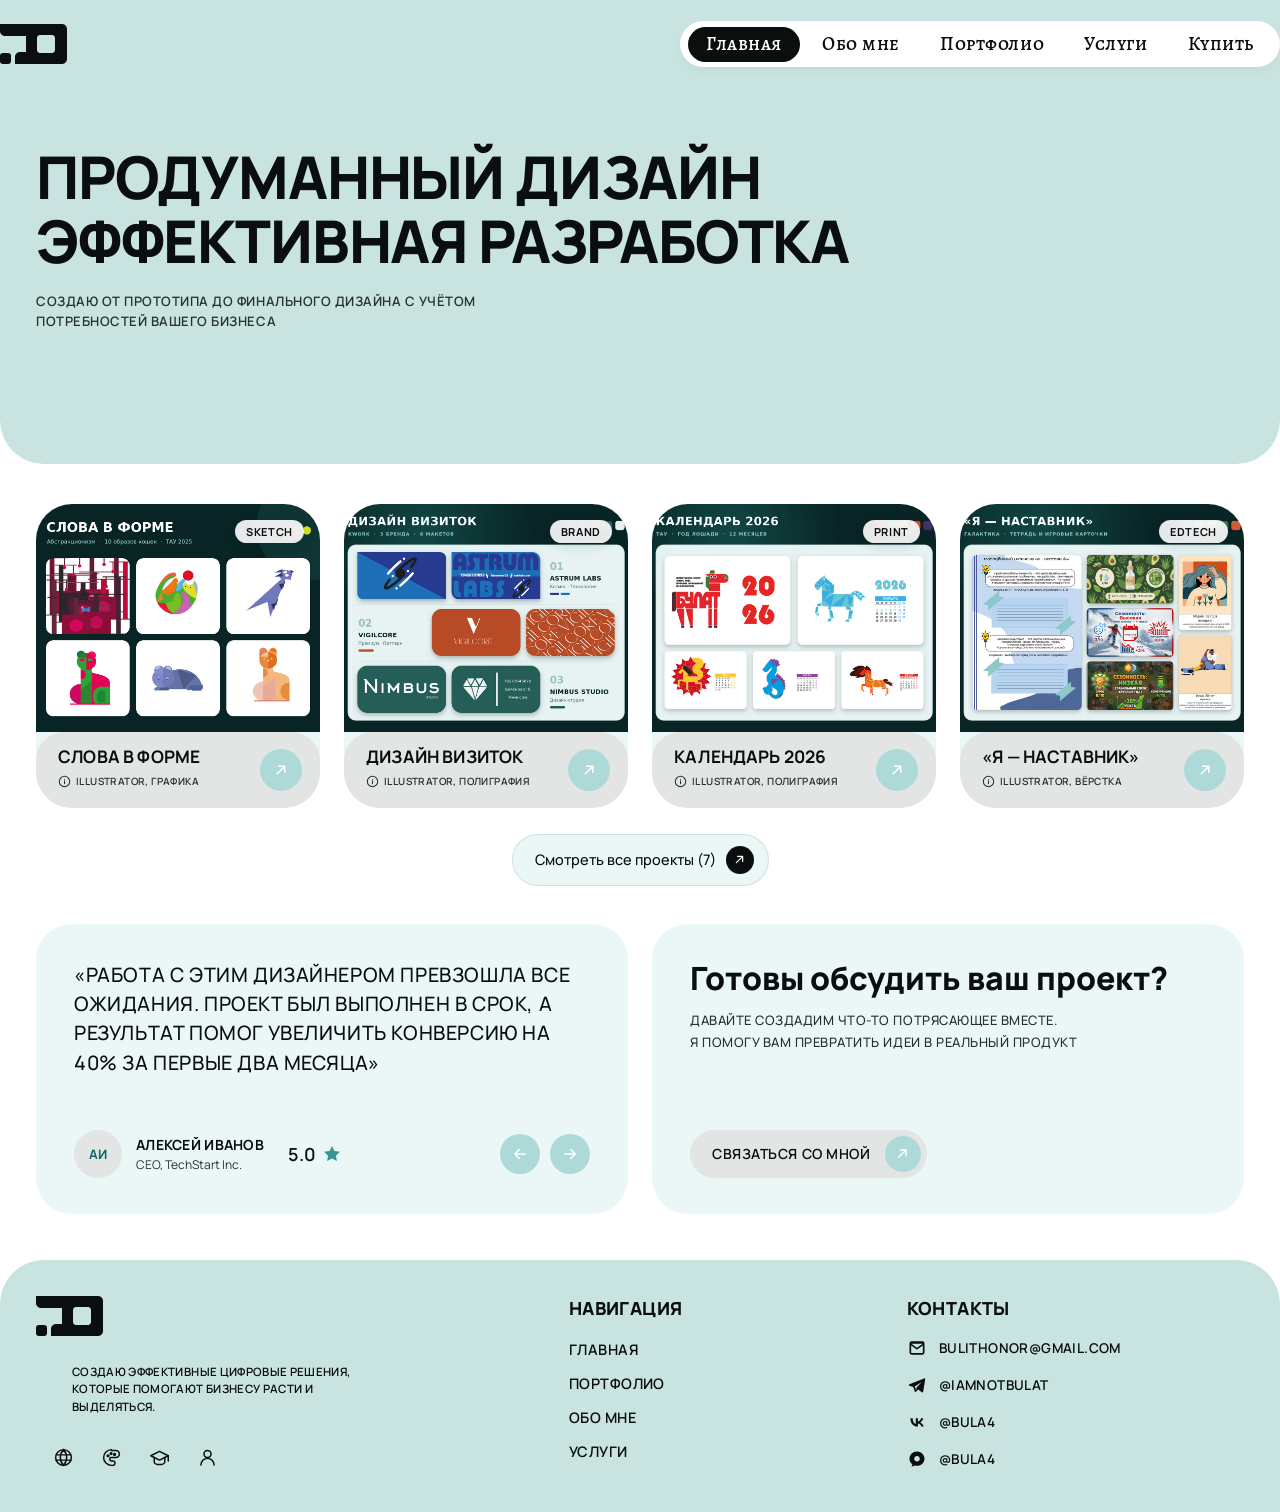
<file: index.html>
<!DOCTYPE html>
<html lang="ru">
<head>
  <meta charset="UTF-8">
  <meta name="viewport" content="width=device-width, initial-scale=1.0">
  <title>Булат — Продуманный дизайн и эффективная разработка</title>
  <meta name="description" content="Портфолио дизайнера Булата: UI/UX-дизайн, дизайн сайтов, брендинг и цифровые продукты с фокусом на задачи бизнеса.">
  <meta property="og:type" content="website">
  <meta property="og:title" content="Булат — Продуманный дизайн и эффективная разработка">
  <meta property="og:description" content="Создаю от прототипа до финального дизайна с учётом потребностей вашего бизнеса. Портфолио, услуги и контакты.">
  <link rel="icon" type="image/svg+xml" href="assets/favicon.svg">
  <link rel="stylesheet" href="assets/css/styles.css">
</head>
<body data-page="home">
  <!-- Общая шапка с плавно скользящим чёрным овалом -->
  <header class="site-header" id="site-header">
    <div class="container header-inner">
      <a href="index.html" class="brand-logo" aria-label="На главную">
        <svg viewBox="0 0 68 40" fill="none" xmlns="http://www.w3.org/2000/svg" aria-hidden="true">
          <rect x="0" y="29" width="11" height="11" rx="3" fill="currentColor"></rect>
          <path fill-rule="evenodd" clip-rule="evenodd" d="M0 0H62C64.7614 0 67 2.23858 67 5V35C67 37.7614 64.7614 40 62 40H15V33C15 30.2386 17.2386 28 20 28H26V12H5C2.23858 12 0 9.76142 0 7V0ZM40 11H52C53.6569 11 55 12.3431 55 14V26C55 27.6569 53.6569 29 52 29H40C38.3431 29 37 27.6569 37 26V14C37 12.3431 38.3431 11 40 11Z" fill="currentColor"></path>
        </svg>
      </a>

      <nav class="nav-capsule" id="nav-capsule" aria-label="Основная навигация">
        <div class="nav-pill" id="nav-pill" aria-hidden="true"></div>
        <a href="index.html" class="nav-link is-active" data-nav="home">Главная</a>
        <a href="about.html" class="nav-link" data-nav="about">Обо мне</a>
        <a href="portfolio.html" class="nav-link" data-nav="portfolio">Портфолио</a>
        <a href="services.html" class="nav-link" data-nav="services">Услуги</a>
        <a href="contact.html" class="nav-link" data-nav="contact">Купить</a>
      </nav>

      <button type="button" class="mobile-menu-btn" id="mobile-menu-btn" aria-label="Открыть меню">
        <svg viewBox="0 0 24 24" fill="none" stroke="currentColor" stroke-width="2" stroke-linecap="round">
          <path d="M4 7h16M4 12h16M4 17h16"></path>
        </svg>
      </button>
    </div>
  </header>

  <!-- Мобильное меню -->
  <div class="mobile-nav-drawer" id="mobile-nav-drawer" aria-hidden="true">
    <div class="mobile-nav-panel">
      <div class="mobile-nav-head">
        <span class="brand-logo">
          <svg viewBox="0 0 68 40" fill="none" xmlns="http://www.w3.org/2000/svg" aria-hidden="true">
            <rect x="0" y="29" width="11" height="11" rx="3" fill="currentColor"></rect>
            <path fill-rule="evenodd" clip-rule="evenodd" d="M0 0H62C64.7614 0 67 2.23858 67 5V35C67 37.7614 64.7614 40 62 40H15V33C15 30.2386 17.2386 28 20 28H26V12H5C2.23858 12 0 9.76142 0 7V0ZM40 11H52C53.6569 11 55 12.3431 55 14V26C55 27.6569 53.6569 29 52 29H40C38.3431 29 37 27.6569 37 26V14C37 12.3431 38.3431 11 40 11Z" fill="currentColor"></path>
          </svg>
        </span>
        <button type="button" class="mobile-close-btn" id="mobile-close-btn" aria-label="Закрыть меню">✕</button>
      </div>
      <div class="mobile-nav-links">
        <a href="index.html" class="mobile-nav-link is-active" data-nav="home">Главная</a>
        <a href="about.html" class="mobile-nav-link" data-nav="about">Обо мне</a>
        <a href="portfolio.html" class="mobile-nav-link" data-nav="portfolio">Портфолио</a>
        <a href="services.html" class="mobile-nav-link" data-nav="services">Услуги</a>
        <a href="contact.html" class="mobile-nav-link" data-nav="contact">Купить</a>
      </div>
    </div>
  </div>

  <!-- Основной контент страницы (плавно обновляется при переходах) -->
  <main id="page-main">
    <!-- Hero-секция -->
    <section class="home-hero">
      <div class="container">
        <h1 class="home-hero-title">
          Продуманный дизайн<br>
          Эффективная разработка
        </h1>
        <p class="home-hero-sub">
          Создаю от прототипа до финального дизайна с учётом потребностей вашего бизнеса
        </p>
      </div>
    </section>

    <!-- 4 карточки избранных проектов -->
    <section class="home-projects-section" aria-label="Избранные проекты">
      <div class="container">
        <div class="home-projects-grid" id="home-projects-grid">
          <!-- Карточки проектов заполняются из assets/js/data.js -->
        </div>
      </div>
    </section>

    <!-- Отзывы клиентов + CTA -->
    <section class="home-bottom-section">
      <div class="container">
        <div class="home-bottom-grid">
          <!-- Слайдер отзывов -->
          <div class="testimonial-card">
            <div class="testimonial-body" id="testimonial-body">
              <blockquote class="testimonial-quote" id="testimonial-quote">
                «Работа с этим дизайнером превзошла все ожидания. Проект был выполнен в срок, а результат помог увеличить конверсию на 40% за первые два месяца»
              </blockquote>
            </div>

            <div class="testimonial-meta">
              <div class="testimonial-author-wrap">
                <div class="testimonial-avatar" id="testimonial-avatar">АИ</div>
                <div>
                  <div class="testimonial-author" id="testimonial-author">Алексей Иванов</div>
                  <div class="testimonial-role" id="testimonial-role">CEO, TechStart Inc.</div>
                </div>
                <div class="testimonial-rating" aria-label="Рейтинг 5.0">
                  <span id="testimonial-rating-value">5.0</span>
                  <svg viewBox="0 0 24 24" fill="currentColor" aria-hidden="true">
                    <path d="M12 2.5l2.93 5.94 6.56.95-4.74 4.62 1.12 6.53L12 17.45l-5.87 3.09 1.12-6.53L2.5 9.39l6.56-.95L12 2.5z"></path>
                  </svg>
                </div>
              </div>

              <div class="testimonial-nav">
                <button type="button" class="slider-circle-btn" id="testimonial-prev" aria-label="Предыдущий отзыв">
                  <svg width="18" height="18" viewBox="0 0 24 24" fill="none" stroke="currentColor" stroke-width="2" stroke-linecap="round" stroke-linejoin="round">
                    <path d="M19 12H5M11 6l-6 6 6 6"></path>
                  </svg>
                </button>
                <button type="button" class="slider-circle-btn" id="testimonial-next" aria-label="Следующий отзыв">
                  <svg width="18" height="18" viewBox="0 0 24 24" fill="none" stroke="currentColor" stroke-width="2" stroke-linecap="round" stroke-linejoin="round">
                    <path d="M5 12h14M13 6l6 6-6 6"></path>
                  </svg>
                </button>
              </div>
            </div>
          </div>

          <!-- Карточка «Готовы обсудить ваш проект?» -->
          <div class="home-cta-card">
            <div>
              <h2 class="home-cta-title">Готовы обсудить ваш проект?</h2>
              <p class="home-cta-text">
                Давайте создадим что-то потрясающее вместе.<br>
                Я помогу вам превратить идеи в реальный продукт
              </p>
            </div>
            <div>
              <a href="contact.html" class="pill-cta-btn">
                <span>Связаться со мной</span>
                <span class="pill-cta-icon" aria-hidden="true">
                  <svg width="17" height="17" viewBox="0 0 24 24" fill="none" stroke="currentColor" stroke-width="2" stroke-linecap="round" stroke-linejoin="round">
                    <path d="M7 17L17 7M9 7h8v8"></path>
                  </svg>
                </span>
              </a>
            </div>
          </div>
        </div>
      </div>
    </section>
  </main>

  <!-- Общий футер (контакты и ссылки редактируются в assets/js/data.js) -->
  <footer class="site-footer">
    <div class="container">
      <div class="footer-grid">
        <div>
          <a href="index.html" class="brand-logo" aria-label="На главную">
            <svg viewBox="0 0 68 40" fill="none" xmlns="http://www.w3.org/2000/svg" aria-hidden="true">
              <rect x="0" y="29" width="11" height="11" rx="3" fill="currentColor"></rect>
              <path fill-rule="evenodd" clip-rule="evenodd" d="M0 0H62C64.7614 0 67 2.23858 67 5V35C67 37.7614 64.7614 40 62 40H15V33C15 30.2386 17.2386 28 20 28H26V12H5C2.23858 12 0 9.76142 0 7V0ZM40 11H52C53.6569 11 55 12.3431 55 14V26C55 27.6569 53.6569 29 52 29H40C38.3431 29 37 27.6569 37 26V14C37 12.3431 38.3431 11 40 11Z" fill="currentColor"></path>
            </svg>
          </a>
          <p class="footer-brand-desc">
            Создаю эффективные цифровые решения, которые помогают бизнесу расти и выделяться.
          </p>
          <!-- Места для ссылок на соцсети — измените URL в assets/js/data.js -->
          <div class="footer-socials">
            <a href="#social-website" class="footer-social-link" data-social-key="website" aria-label="Сайт / Dribbble">
              <svg viewBox="0 0 24 24" fill="none" stroke="currentColor" stroke-width="1.7" stroke-linecap="round" stroke-linejoin="round">
                <circle cx="12" cy="12" r="9"></circle>
                <path d="M3.6 9h16.8M3.6 15h16.8M12 3a13 13 0 0 1 0 18M12 3a13 13 0 0 0 0 18"></path>
              </svg>
            </a>
            <a href="#social-behance" class="footer-social-link" data-social-key="behance" aria-label="Портфолио / Палитра">
              <svg viewBox="0 0 24 24" fill="none" stroke="currentColor" stroke-width="1.7" stroke-linecap="round" stroke-linejoin="round">
                <path d="M12 3a9 9 0 1 0 0 18h1.5a2.5 2.5 0 0 0 0-5H12a2 2 0 0 1 0-4h5a4 4 0 0 0 0-8h-5z"></path>
                <circle cx="8" cy="10" r="1" fill="currentColor"></circle>
                <circle cx="11.5" cy="7.5" r="1" fill="currentColor"></circle>
                <circle cx="15.5" cy="8.5" r="1" fill="currentColor"></circle>
              </svg>
            </a>
            <a href="#social-awards" class="footer-social-link" data-social-key="education" aria-label="Награды и сертификаты">
              <svg viewBox="0 0 24 24" fill="none" stroke="currentColor" stroke-width="1.7" stroke-linecap="round" stroke-linejoin="round">
                <path d="M2 10l10-5 10 5-10 5-10-5z"></path>
                <path d="M6 12v5c0 1.6 2.7 3 6 3s6-1.4 6-3v-5"></path>
                <path d="M22 10v6"></path>
              </svg>
            </a>
            <a href="#social-profile" class="footer-social-link" data-social-key="profile" aria-label="Профиль">
              <svg viewBox="0 0 24 24" fill="none" stroke="currentColor" stroke-width="1.7" stroke-linecap="round" stroke-linejoin="round">
                <circle cx="12" cy="8" r="4"></circle>
                <path d="M4.5 20.5a7.5 7.5 0 0 1 15 0"></path>
              </svg>
            </a>
          </div>
        </div>

        <div>
          <h3 class="footer-col-title">Навигация</h3>
          <ul class="footer-nav-list">
            <li><a href="index.html" class="footer-nav-link">Главная</a></li>
            <li><a href="portfolio.html" class="footer-nav-link">Портфолио</a></li>
            <li><a href="about.html" class="footer-nav-link">Обо мне</a></li>
            <li><a href="services.html" class="footer-nav-link">Услуги</a></li>
          </ul>
        </div>

        <div>
          <h3 class="footer-col-title">Контакты</h3>
          <!-- Места для ваших ссылок на контакты — редактируются в assets/js/data.js -->
          <ul class="footer-contacts-list">
            <li>
              <a href="mailto:bulithonor@gmail.com" class="footer-contact-link" data-contact-key="email">
                <svg viewBox="0 0 24 24" fill="currentColor" aria-hidden="true">
                  <path d="M3 6.5A2.5 2.5 0 0 1 5.5 4h13A2.5 2.5 0 0 1 21 6.5v11a2.5 2.5 0 0 1-2.5 2.5h-13A2.5 2.5 0 0 1 3 17.5v-11zm2.2.3L12 11.7l6.8-4.9H5.2zm13.8 2.1l-6.4 4.6a1 1 0 0 1-1.2 0L5 8.9v8.6c0 .3.2.5.5.5h13c.3 0 .5-.2.5-.5V8.9z"></path>
                </svg>
                <span class="contact-label">BULITHONOR@GMAIL.COM</span>
              </a>
            </li>
            <li>
              <a href="#contact-telegram" class="footer-contact-link" data-contact-key="telegram">
                <svg viewBox="0 0 24 24" fill="currentColor" aria-hidden="true">
                  <path d="M21.4 4.3a1 1 0 0 0-1.05-.16L2.9 11.1a1 1 0 0 0 .06 1.88l4.5 1.48 1.72 5.15a1 1 0 0 0 1.66.38l2.58-2.5 4.4 3.24a1 1 0 0 0 1.56-.6l2.45-14.6a1 1 0 0 0-.43-1.23zM9.4 13.7l8.2-5.4-6.3 6.9-.4 3.1-1.5-4.6z"></path>
                </svg>
                <span class="contact-label">@IAMNOTBULAT</span>
              </a>
            </li>
            <li>
              <a href="#contact-vk" class="footer-contact-link" data-contact-key="vk">
                <svg viewBox="0 0 24 24" fill="currentColor" aria-hidden="true">
                  <path d="M12.78 17.5c-5.47 0-8.59-3.75-8.72-10h2.74c.09 4.58 2.11 6.52 3.71 6.92V7.5h2.58v3.95c1.58-.17 3.24-1.97 3.8-3.95h2.58c-.43 2.44-2.23 4.24-3.51 4.98 1.28.6 3.33 2.17 4.11 5.02h-2.84c-.61-1.9-2.13-3.37-4.14-3.57v3.57h-.31z"></path>
                </svg>
                <span class="contact-label">@BULA4</span>
              </a>
            </li>
            <li>
              <a href="#contact-other" class="footer-contact-link" data-contact-key="other">
                <svg viewBox="0 0 24 24" fill="currentColor" aria-hidden="true">
                  <path d="M12 3C7.03 3 3 6.86 3 11.62c0 2.74 1.34 5.18 3.43 6.76-.12.97-.55 2.02-1.15 2.62 1.48-.12 2.9-.59 3.96-1.26.86.26 1.79.4 2.76.4 4.97 0 9-3.86 9-8.52S16.97 3 12 3zm0 11.9c-1.88 0-3.4-1.47-3.4-3.28S10.12 8.34 12 8.34s3.4 1.47 3.4 3.28-1.52 3.28-3.4 3.28z"></path>
                </svg>
                <span class="contact-label">@BULA4</span>
              </a>
            </li>
          </ul>
        </div>
      </div>
    </div>
  </footer>

  <script src="assets/js/data.js"></script>
  <script src="assets/js/app.js"></script>
</body>
</html>
</file>
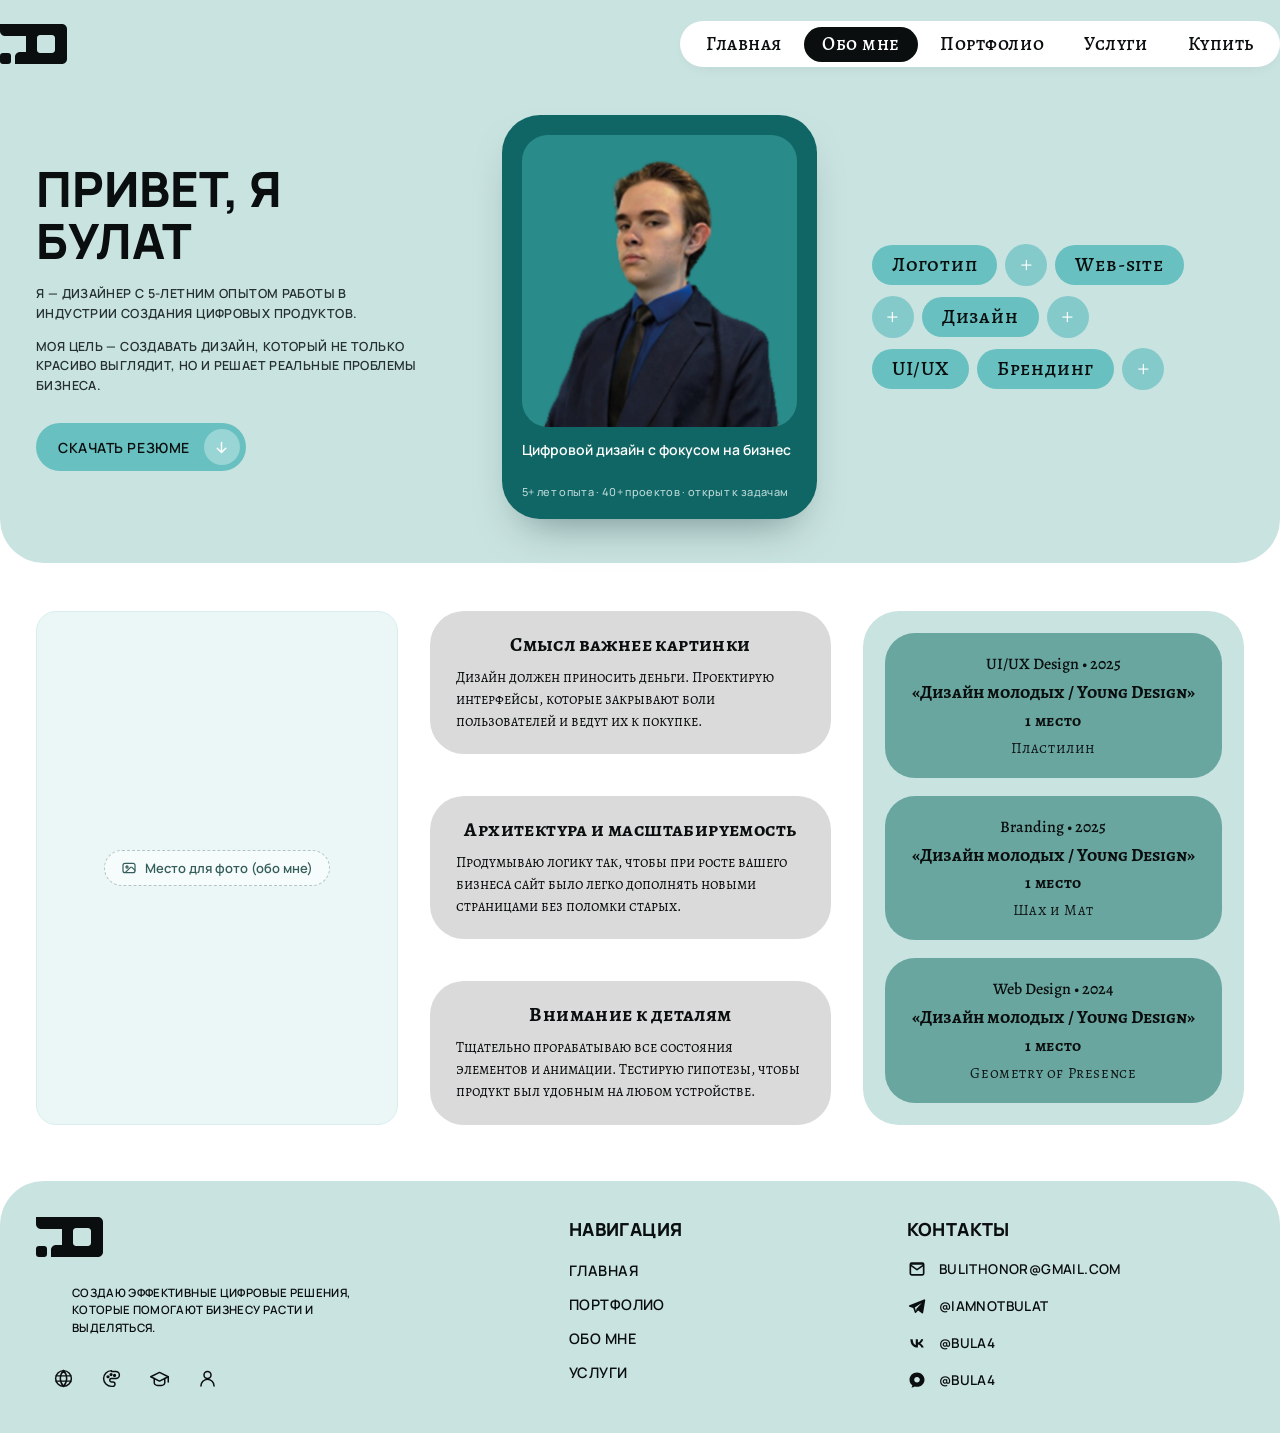
<file: about.html>
<!DOCTYPE html>
<html lang="ru">
<head>
  <meta charset="UTF-8">
  <meta name="viewport" content="width=device-width, initial-scale=1.0">
  <title>Обо мне — Портфолио Булата</title>
  <meta name="description" content="Привет, я Булат — дизайнер с 5-летним опытом создания цифровых продуктов, UI/UX и брендинга.">
  <meta property="og:type" content="website">
  <meta property="og:title" content="Обо мне — Портфолио Булата">
  <meta property="og:description" content="5+ лет в цифровом дизайне: подход к работе, ключевые навыки и награды.">
  <link rel="icon" type="image/svg+xml" href="assets/favicon.svg">
  <link rel="stylesheet" href="assets/css/styles.css">
</head>
<body data-page="about">
  <!-- Общая шапка -->
  <header class="site-header" id="site-header">
    <div class="container header-inner">
      <a href="index.html" class="brand-logo" aria-label="На главную">
        <svg viewBox="0 0 68 40" fill="none" xmlns="http://www.w3.org/2000/svg" aria-hidden="true">
          <rect x="0" y="29" width="11" height="11" rx="3" fill="currentColor"></rect>
          <path fill-rule="evenodd" clip-rule="evenodd" d="M0 0H62C64.7614 0 67 2.23858 67 5V35C67 37.7614 64.7614 40 62 40H15V33C15 30.2386 17.2386 28 20 28H26V12H5C2.23858 12 0 9.76142 0 7V0ZM40 11H52C53.6569 11 55 12.3431 55 14V26C55 27.6569 53.6569 29 52 29H40C38.3431 29 37 27.6569 37 26V14C37 12.3431 38.3431 11 40 11Z" fill="currentColor"></path>
        </svg>
      </a>

      <nav class="nav-capsule" id="nav-capsule" aria-label="Основная навигация">
        <div class="nav-pill" id="nav-pill" aria-hidden="true"></div>
        <a href="index.html" class="nav-link" data-nav="home">Главная</a>
        <a href="about.html" class="nav-link is-active" data-nav="about">Обо мне</a>
        <a href="portfolio.html" class="nav-link" data-nav="portfolio">Портфолио</a>
        <a href="services.html" class="nav-link" data-nav="services">Услуги</a>
        <a href="contact.html" class="nav-link" data-nav="contact">Купить</a>
      </nav>

      <button type="button" class="mobile-menu-btn" id="mobile-menu-btn" aria-label="Открыть меню">
        <svg viewBox="0 0 24 24" fill="none" stroke="currentColor" stroke-width="2" stroke-linecap="round">
          <path d="M4 7h16M4 12h16M4 17h16"></path>
        </svg>
      </button>
    </div>
  </header>

  <!-- Мобильное меню -->
  <div class="mobile-nav-drawer" id="mobile-nav-drawer" aria-hidden="true">
    <div class="mobile-nav-panel">
      <div class="mobile-nav-head">
        <span class="brand-logo">
          <svg viewBox="0 0 68 40" fill="none" xmlns="http://www.w3.org/2000/svg" aria-hidden="true">
            <rect x="0" y="29" width="11" height="11" rx="3" fill="currentColor"></rect>
            <path fill-rule="evenodd" clip-rule="evenodd" d="M0 0H62C64.7614 0 67 2.23858 67 5V35C67 37.7614 64.7614 40 62 40H15V33C15 30.2386 17.2386 28 20 28H26V12H5C2.23858 12 0 9.76142 0 7V0ZM40 11H52C53.6569 11 55 12.3431 55 14V26C55 27.6569 53.6569 29 52 29H40C38.3431 29 37 27.6569 37 26V14C37 12.3431 38.3431 11 40 11Z" fill="currentColor"></path>
          </svg>
        </span>
        <button type="button" class="mobile-close-btn" id="mobile-close-btn" aria-label="Закрыть меню">✕</button>
      </div>
      <div class="mobile-nav-links">
        <a href="index.html" class="mobile-nav-link" data-nav="home">Главная</a>
        <a href="about.html" class="mobile-nav-link is-active" data-nav="about">Обо мне</a>
        <a href="portfolio.html" class="mobile-nav-link" data-nav="portfolio">Портфолио</a>
        <a href="services.html" class="mobile-nav-link" data-nav="services">Услуги</a>
        <a href="contact.html" class="mobile-nav-link" data-nav="contact">Купить</a>
      </div>
    </div>
  </div>

  <!-- Основной контент -->
  <main id="page-main">
    <!-- Мятная верхняя секция -->
    <section class="about-hero">
      <div class="container">
        <div class="about-hero-grid">
          <!-- Приветствие + кнопка резюме -->
          <div>
            <h1 class="about-title">Привет, я Булат</h1>
            <div class="about-bio">
              <p>Я — дизайнер с 5-летним опытом работы в индустрии создания цифровых продуктов.</p>
              <p>Моя цель — создавать дизайн, который не только красиво выглядит, но и решает реальные проблемы бизнеса.</p>
            </div>
            <a href="assets/Хайретдинов_Резюме_3Курс.pdf" download="Хайретдинов_Резюме_3Курс.pdf" class="pill-cta-btn pill-cta-btn--teal" id="download-resume-btn">
              <span>Скачать резюме</span>
              <span class="pill-cta-icon" aria-hidden="true">
                <svg width="17" height="17" viewBox="0 0 24 24" fill="none" stroke="currentColor" stroke-width="2" stroke-linecap="round" stroke-linejoin="round">
                  <path d="M12 5v14M6 13l6 6 6-6"></path>
                </svg>
              </span>
            </a>
          </div>

          <!-- Центральная тёмно-бирюзовая карточка портрета -->
          <div>
            <div class="about-portrait-card">
              <div class="about-portrait-frame" id="about-portrait-slot">
                <div class="photo-slot photo-slot--dark">
                  <img src="assets/images/about/portrait.png" alt="Булат — портрет">
                </div>
              </div>
              <p class="about-portrait-caption">Цифровой дизайн с фокусом на бизнес</p>
              <p class="about-portrait-mini">5+ лет опыта · 40+ проектов · открыт к задачам</p>
            </div>
          </div>

          <!-- Правый кластер направлений -->
          <div class="about-skills-cluster" aria-label="Ключевые направления">
            <div class="skill-row">
              <span class="skill-pill">Логотип</span>
              <span class="skill-plus" aria-hidden="true">+</span>
              <span class="skill-pill">Web-site</span>
            </div>
            <div class="skill-row">
              <span class="skill-plus" aria-hidden="true">+</span>
              <span class="skill-pill">Дизайн</span>
              <span class="skill-plus" aria-hidden="true">+</span>
            </div>
            <div class="skill-row">
              <span class="skill-pill">UI/UX</span>
              <span class="skill-pill">Брендинг</span>
              <span class="skill-plus" aria-hidden="true">+</span>
            </div>
          </div>
        </div>
      </div>
    </section>

    <!-- Нижняя секция: фото + принципы + награды -->
    <section class="about-main-section">
      <div class="container">
        <div class="about-main-grid">
          <!-- Место для вертикального фото слева -->
          <div class="about-side-photo" id="about-side-photo-slot">
            <!-- Заполняется из SITE_CONFIG.aboutPhotos.lifestyle -->
          </div>

          <!-- 3 принципа работы -->
          <div class="about-principles">
            <article class="principle-card">
              <h2 class="principle-title">Смысл важнее картинки</h2>
              <p class="principle-text">
                Дизайн должен приносить деньги. Проектирую интерфейсы, которые закрывают боли пользователей и ведут их к покупке.
              </p>
            </article>

            <article class="principle-card">
              <h2 class="principle-title">Архитектура и масштабируемость</h2>
              <p class="principle-text">
                Продумываю логику так, чтобы при росте вашего бизнеса сайт было легко дополнять новыми страницами без поломки старых.
              </p>
            </article>

            <article class="principle-card">
              <h2 class="principle-title">Внимание к деталям</h2>
              <p class="principle-text">
                Тщательно прорабатываю все состояния элементов и анимации. Тестирую гипотезы, чтобы продукт был удобным на любом устройстве.
              </p>
            </article>
          </div>

          <!-- Награды -->
          <aside class="about-awards-panel" aria-label="Награды и достижения">
            <div class="award-card">
              <div class="award-meta">UI/UX Design • 2025</div>
              <div class="award-event">«Дизайн молодых / Young Design»</div>
              <div class="award-place">1 место</div>
              <div class="award-project">Пластилин</div>
            </div>

            <div class="award-card">
              <div class="award-meta">Branding • 2025</div>
              <div class="award-event">«Дизайн молодых / Young Design»</div>
              <div class="award-place">1 место</div>
              <div class="award-project">Шах и Мат</div>
            </div>

            <div class="award-card">
              <div class="award-meta">Web Design • 2024</div>
              <div class="award-event">«Дизайн молодых / Young Design»</div>
              <div class="award-place">1 место</div>
              <div class="award-project">Geometry of Presence</div>
            </div>
          </aside>
        </div>
      </div>
    </section>
  </main>

  <!-- Общий футер -->
  <footer class="site-footer">
    <div class="container">
      <div class="footer-grid">
        <div>
          <a href="index.html" class="brand-logo" aria-label="На главную">
            <svg viewBox="0 0 68 40" fill="none" xmlns="http://www.w3.org/2000/svg" aria-hidden="true">
              <rect x="0" y="29" width="11" height="11" rx="3" fill="currentColor"></rect>
              <path fill-rule="evenodd" clip-rule="evenodd" d="M0 0H62C64.7614 0 67 2.23858 67 5V35C67 37.7614 64.7614 40 62 40H15V33C15 30.2386 17.2386 28 20 28H26V12H5C2.23858 12 0 9.76142 0 7V0ZM40 11H52C53.6569 11 55 12.3431 55 14V26C55 27.6569 53.6569 29 52 29H40C38.3431 29 37 27.6569 37 26V14C37 12.3431 38.3431 11 40 11Z" fill="currentColor"></path>
            </svg>
          </a>
          <p class="footer-brand-desc">
            Создаю эффективные цифровые решения, которые помогают бизнесу расти и выделяться.
          </p>
          <div class="footer-socials">
            <a href="#social-website" class="footer-social-link" data-social-key="website" aria-label="Сайт / Dribbble">
              <svg viewBox="0 0 24 24" fill="none" stroke="currentColor" stroke-width="1.7" stroke-linecap="round" stroke-linejoin="round">
                <circle cx="12" cy="12" r="9"></circle>
                <path d="M3.6 9h16.8M3.6 15h16.8M12 3a13 13 0 0 1 0 18M12 3a13 13 0 0 0 0 18"></path>
              </svg>
            </a>
            <a href="#social-behance" class="footer-social-link" data-social-key="behance" aria-label="Портфолио / Палитра">
              <svg viewBox="0 0 24 24" fill="none" stroke="currentColor" stroke-width="1.7" stroke-linecap="round" stroke-linejoin="round">
                <path d="M12 3a9 9 0 1 0 0 18h1.5a2.5 2.5 0 0 0 0-5H12a2 2 0 0 1 0-4h5a4 4 0 0 0 0-8h-5z"></path>
                <circle cx="8" cy="10" r="1" fill="currentColor"></circle>
                <circle cx="11.5" cy="7.5" r="1" fill="currentColor"></circle>
                <circle cx="15.5" cy="8.5" r="1" fill="currentColor"></circle>
              </svg>
            </a>
            <a href="#social-awards" class="footer-social-link" data-social-key="education" aria-label="Награды и сертификаты">
              <svg viewBox="0 0 24 24" fill="none" stroke="currentColor" stroke-width="1.7" stroke-linecap="round" stroke-linejoin="round">
                <path d="M2 10l10-5 10 5-10 5-10-5z"></path>
                <path d="M6 12v5c0 1.6 2.7 3 6 3s6-1.4 6-3v-5"></path>
                <path d="M22 10v6"></path>
              </svg>
            </a>
            <a href="#social-profile" class="footer-social-link" data-social-key="profile" aria-label="Профиль">
              <svg viewBox="0 0 24 24" fill="none" stroke="currentColor" stroke-width="1.7" stroke-linecap="round" stroke-linejoin="round">
                <circle cx="12" cy="8" r="4"></circle>
                <path d="M4.5 20.5a7.5 7.5 0 0 1 15 0"></path>
              </svg>
            </a>
          </div>
        </div>

        <div>
          <h3 class="footer-col-title">Навигация</h3>
          <ul class="footer-nav-list">
            <li><a href="index.html" class="footer-nav-link">Главная</a></li>
            <li><a href="portfolio.html" class="footer-nav-link">Портфолио</a></li>
            <li><a href="about.html" class="footer-nav-link">Обо мне</a></li>
            <li><a href="services.html" class="footer-nav-link">Услуги</a></li>
          </ul>
        </div>

        <div>
          <h3 class="footer-col-title">Контакты</h3>
          <ul class="footer-contacts-list">
            <li>
              <a href="mailto:bulithonor@gmail.com" class="footer-contact-link" data-contact-key="email">
                <svg viewBox="0 0 24 24" fill="currentColor" aria-hidden="true">
                  <path d="M3 6.5A2.5 2.5 0 0 1 5.5 4h13A2.5 2.5 0 0 1 21 6.5v11a2.5 2.5 0 0 1-2.5 2.5h-13A2.5 2.5 0 0 1 3 17.5v-11zm2.2.3L12 11.7l6.8-4.9H5.2zm13.8 2.1l-6.4 4.6a1 1 0 0 1-1.2 0L5 8.9v8.6c0 .3.2.5.5.5h13c.3 0 .5-.2.5-.5V8.9z"></path>
                </svg>
                <span class="contact-label">BULITHONOR@GMAIL.COM</span>
              </a>
            </li>
            <li>
              <a href="#contact-telegram" class="footer-contact-link" data-contact-key="telegram">
                <svg viewBox="0 0 24 24" fill="currentColor" aria-hidden="true">
                  <path d="M21.4 4.3a1 1 0 0 0-1.05-.16L2.9 11.1a1 1 0 0 0 .06 1.88l4.5 1.48 1.72 5.15a1 1 0 0 0 1.66.38l2.58-2.5 4.4 3.24a1 1 0 0 0 1.56-.6l2.45-14.6a1 1 0 0 0-.43-1.23zM9.4 13.7l8.2-5.4-6.3 6.9-.4 3.1-1.5-4.6z"></path>
                </svg>
                <span class="contact-label">@IAMNOTBULAT</span>
              </a>
            </li>
            <li>
              <a href="#contact-vk" class="footer-contact-link" data-contact-key="vk">
                <svg viewBox="0 0 24 24" fill="currentColor" aria-hidden="true">
                  <path d="M12.78 17.5c-5.47 0-8.59-3.75-8.72-10h2.74c.09 4.58 2.11 6.52 3.71 6.92V7.5h2.58v3.95c1.58-.17 3.24-1.97 3.8-3.95h2.58c-.43 2.44-2.23 4.24-3.51 4.98 1.28.6 3.33 2.17 4.11 5.02h-2.84c-.61-1.9-2.13-3.37-4.14-3.57v3.57h-.31z"></path>
                </svg>
                <span class="contact-label">@BULA4</span>
              </a>
            </li>
            <li>
              <a href="#contact-other" class="footer-contact-link" data-contact-key="other">
                <svg viewBox="0 0 24 24" fill="currentColor" aria-hidden="true">
                  <path d="M12 3C7.03 3 3 6.86 3 11.62c0 2.74 1.34 5.18 3.43 6.76-.12.97-.55 2.02-1.15 2.62 1.48-.12 2.9-.59 3.96-1.26.86.26 1.79.4 2.76.4 4.97 0 9-3.86 9-8.52S16.97 3 12 3zm0 11.9c-1.88 0-3.4-1.47-3.4-3.28S10.12 8.34 12 8.34s3.4 1.47 3.4 3.28-1.52 3.28-3.4 3.28z"></path>
                </svg>
                <span class="contact-label">@BULA4</span>
              </a>
            </li>
          </ul>
        </div>
      </div>
    </div>
  </footer>

  <script src="assets/js/data.js"></script>
  <script src="assets/js/app.js"></script>
</body>
</html>
</file>
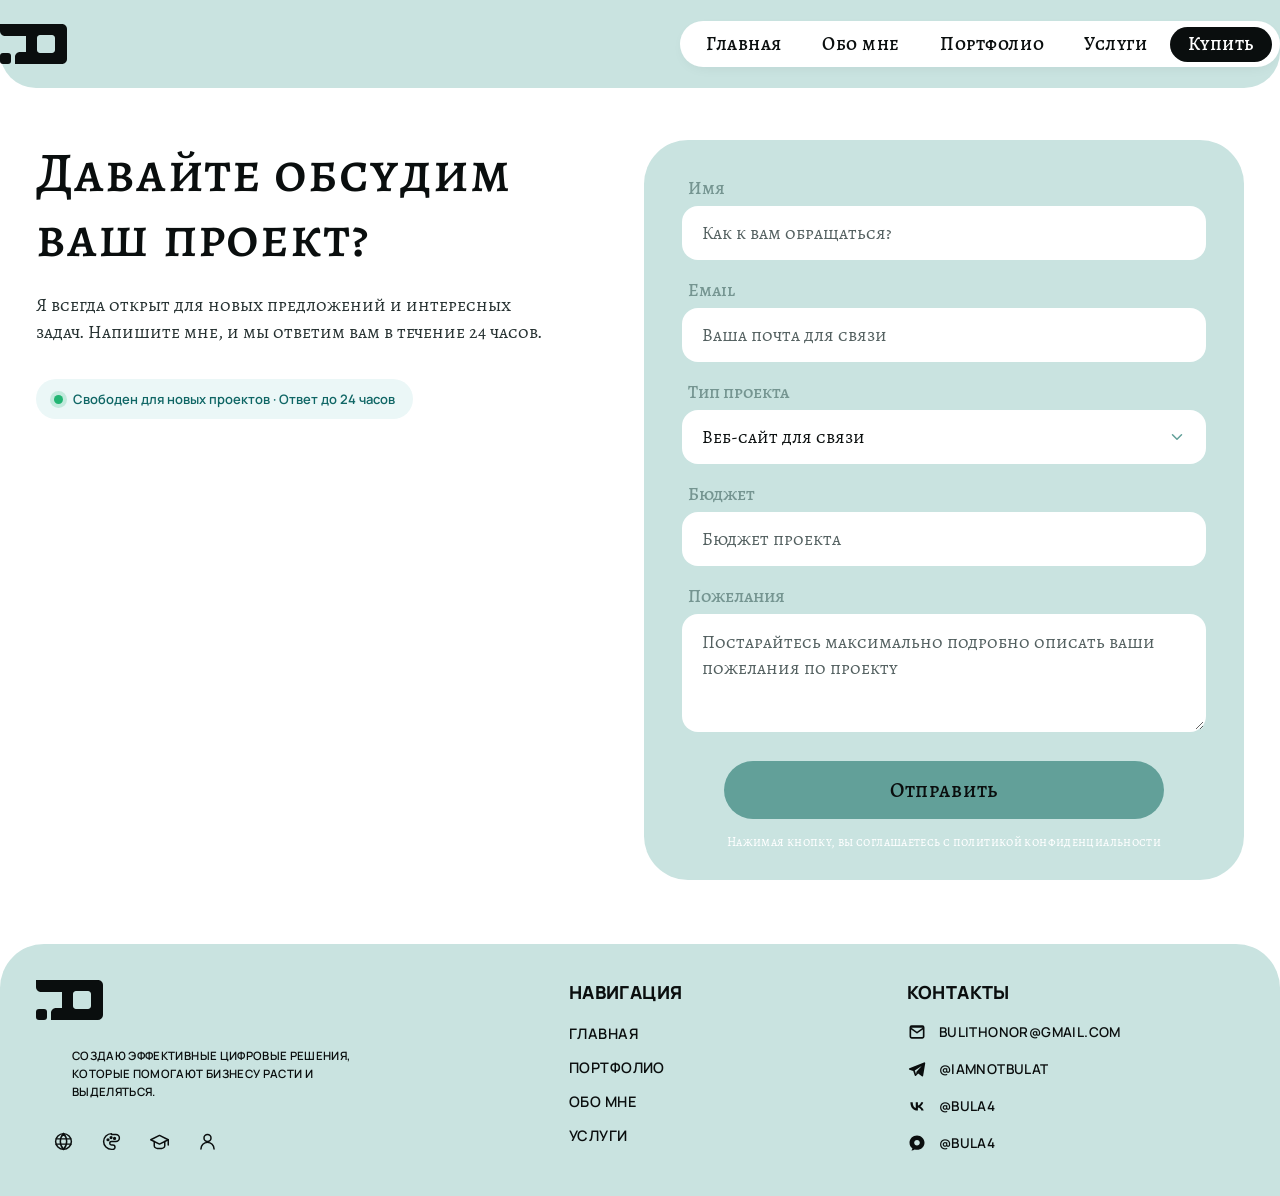
<file: contact.html>
<!DOCTYPE html>
<html lang="ru">
<head>
  <meta charset="UTF-8">
  <meta name="viewport" content="width=device-width, initial-scale=1.0">
  <title>Обсудить проект — Портфолио Булата</title>
  <meta name="description" content="Напишите Булату, чтобы обсудить ваш проект. Ответ в течение 24 часов.">
  <meta property="og:type" content="website">
  <meta property="og:title" content="Обсудить проект — Портфолио Булата">
  <meta property="og:description" content="Оставьте заявку на дизайн сайта, UI/UX или брендинг — отвечу в течение 24 часов.">
  <link rel="icon" type="image/svg+xml" href="assets/favicon.svg">
  <link rel="stylesheet" href="assets/css/styles.css">
</head>
<body data-page="contact">
  <!-- Общая шапка -->
  <header class="site-header" id="site-header">
    <div class="container header-inner">
      <a href="index.html" class="brand-logo" aria-label="На главную">
        <svg viewBox="0 0 68 40" fill="none" xmlns="http://www.w3.org/2000/svg" aria-hidden="true">
          <rect x="0" y="29" width="11" height="11" rx="3" fill="currentColor"></rect>
          <path fill-rule="evenodd" clip-rule="evenodd" d="M0 0H62C64.7614 0 67 2.23858 67 5V35C67 37.7614 64.7614 40 62 40H15V33C15 30.2386 17.2386 28 20 28H26V12H5C2.23858 12 0 9.76142 0 7V0ZM40 11H52C53.6569 11 55 12.3431 55 14V26C55 27.6569 53.6569 29 52 29H40C38.3431 29 37 27.6569 37 26V14C37 12.3431 38.3431 11 40 11Z" fill="currentColor"></path>
        </svg>
      </a>

      <nav class="nav-capsule" id="nav-capsule" aria-label="Основная навигация">
        <div class="nav-pill" id="nav-pill" aria-hidden="true"></div>
        <a href="index.html" class="nav-link" data-nav="home">Главная</a>
        <a href="about.html" class="nav-link" data-nav="about">Обо мне</a>
        <a href="portfolio.html" class="nav-link" data-nav="portfolio">Портфолио</a>
        <a href="services.html" class="nav-link" data-nav="services">Услуги</a>
        <a href="contact.html" class="nav-link is-active" data-nav="contact">Купить</a>
      </nav>

      <button type="button" class="mobile-menu-btn" id="mobile-menu-btn" aria-label="Открыть меню">
        <svg viewBox="0 0 24 24" fill="none" stroke="currentColor" stroke-width="2" stroke-linecap="round">
          <path d="M4 7h16M4 12h16M4 17h16"></path>
        </svg>
      </button>
    </div>
  </header>

  <!-- Мобильное меню -->
  <div class="mobile-nav-drawer" id="mobile-nav-drawer" aria-hidden="true">
    <div class="mobile-nav-panel">
      <div class="mobile-nav-head">
        <span class="brand-logo">
          <svg viewBox="0 0 68 40" fill="none" xmlns="http://www.w3.org/2000/svg" aria-hidden="true">
            <rect x="0" y="29" width="11" height="11" rx="3" fill="currentColor"></rect>
            <path fill-rule="evenodd" clip-rule="evenodd" d="M0 0H62C64.7614 0 67 2.23858 67 5V35C67 37.7614 64.7614 40 62 40H15V33C15 30.2386 17.2386 28 20 28H26V12H5C2.23858 12 0 9.76142 0 7V0ZM40 11H52C53.6569 11 55 12.3431 55 14V26C55 27.6569 53.6569 29 52 29H40C38.3431 29 37 27.6569 37 26V14C37 12.3431 38.3431 11 40 11Z" fill="currentColor"></path>
          </svg>
        </span>
        <button type="button" class="mobile-close-btn" id="mobile-close-btn" aria-label="Закрыть меню">✕</button>
      </div>
      <div class="mobile-nav-links">
        <a href="index.html" class="mobile-nav-link" data-nav="home">Главная</a>
        <a href="about.html" class="mobile-nav-link" data-nav="about">Обо мне</a>
        <a href="portfolio.html" class="mobile-nav-link" data-nav="portfolio">Портфолио</a>
        <a href="services.html" class="mobile-nav-link" data-nav="services">Услуги</a>
        <a href="contact.html" class="mobile-nav-link is-active" data-nav="contact">Купить</a>
      </div>
    </div>
  </div>

  <!-- Основной контент -->
  <main id="page-main">
    <section class="contact-section">
      <div class="container">
        <div class="contact-grid">
          <!-- Левая колонка -->
          <div>
            <h1 class="contact-title">
              Давайте обсудим<br>
              ваш проект?
            </h1>
            <p class="contact-sub">
              Я всегда открыт для новых предложений и интересных задач.
              Напишите мне, и мы ответим вам в течение 24 часов.
            </p>
            <div class="contact-direct-note">
              <span class="status-dot" aria-hidden="true"></span>
              <span>Свободен для новых проектов · Ответ до 24 часов</span>
            </div>
          </div>

          <!-- Правая колонка: мятная форма отправки на почту -->
          <div>
            <div class="contact-form-card">
              <form id="project-contact-form" novalidate>
                <div class="form-field">
                  <label class="form-label" for="field-name">Имя</label>
                  <input
                    type="text"
                    id="field-name"
                    name="name"
                    class="form-control"
                    placeholder="Как к вам обращаться?"
                    required
                  >
                </div>

                <div class="form-field">
                  <label class="form-label" for="field-email">Email</label>
                  <input
                    type="email"
                    id="field-email"
                    name="email"
                    class="form-control"
                    placeholder="Ваша почта для связи"
                    required
                  >
                </div>

                <div class="form-field">
                  <label class="form-label" id="project-type-label">Тип проекта</label>
                  <div class="custom-select" id="project-type-select">
                    <button
                      type="button"
                      class="custom-select-trigger"
                      id="select-trigger"
                      aria-haspopup="listbox"
                      aria-expanded="false"
                      aria-labelledby="project-type-label select-value-label"
                    >
                      <span id="select-value-label">Веб-сайт для связи</span>
                      <svg class="custom-select-chevron" viewBox="0 0 24 24" fill="none" stroke="currentColor" stroke-width="2" stroke-linecap="round" stroke-linejoin="round" aria-hidden="true">
                        <path d="M6 9l6 6 6-6"></path>
                      </svg>
                    </button>

                    <div class="custom-select-menu" role="listbox">
                      <button type="button" class="custom-select-option is-selected" data-value="Веб-сайт">Веб-сайт</button>
                      <button type="button" class="custom-select-option" data-value="Дизайн сайта">Дизайн сайта</button>
                      <button type="button" class="custom-select-option" data-value="Оформление соц-сетей">Оформление соц-сетей</button>
                      <button type="button" class="custom-select-option" data-value="Брендинг">Брендинг</button>
                      <button type="button" class="custom-select-option" data-value="UI/UX дизайн">UI/UX дизайн</button>
                      <button type="button" class="custom-select-option" data-value="Графический дизайн">Графический дизайн</button>
                      <button type="button" class="custom-select-option" data-value="Редизайн проекта">Редизайн проекта</button>
                      <button type="button" class="custom-select-option" data-value="Другое">Другое</button>
                    </div>

                    <input type="hidden" id="project-type-input" name="project_type" value="Веб-сайт">
                  </div>

                  <div class="custom-other-wrap" id="custom-other-wrap">
                    <input
                      type="text"
                      id="custom-other-input"
                      class="form-control"
                      placeholder="Укажите ваш тип проекта"
                    >
                  </div>
                </div>

                <div class="form-field">
                  <label class="form-label" for="field-budget">Бюджет</label>
                  <input
                    type="text"
                    id="field-budget"
                    name="budget"
                    class="form-control"
                    placeholder="Бюджет проекта"
                  >
                </div>

                <div class="form-field">
                  <label class="form-label" for="field-message">Пожелания</label>
                  <textarea
                    id="field-message"
                    name="message"
                    class="form-control"
                    placeholder="Постарайтесь максимально подробно описать ваши пожелания по проекту"
                    required
                  ></textarea>
                </div>

                <div class="form-submit-wrap">
                  <button type="submit" class="form-submit-btn" id="contact-submit-btn">
                    Отправить
                  </button>
                  <p class="form-privacy-note">
                    Нажимая кнопку, вы соглашаетесь с политикой конфиденциальности
                  </p>
                </div>

                <div class="form-feedback" id="form-feedback" role="status" aria-live="polite"></div>
              </form>
            </div>
          </div>
        </div>
      </div>
    </section>
  </main>

  <!-- Общий футер -->
  <footer class="site-footer">
    <div class="container">
      <div class="footer-grid">
        <div>
          <a href="index.html" class="brand-logo" aria-label="На главную">
            <svg viewBox="0 0 68 40" fill="none" xmlns="http://www.w3.org/2000/svg" aria-hidden="true">
              <rect x="0" y="29" width="11" height="11" rx="3" fill="currentColor"></rect>
              <path fill-rule="evenodd" clip-rule="evenodd" d="M0 0H62C64.7614 0 67 2.23858 67 5V35C67 37.7614 64.7614 40 62 40H15V33C15 30.2386 17.2386 28 20 28H26V12H5C2.23858 12 0 9.76142 0 7V0ZM40 11H52C53.6569 11 55 12.3431 55 14V26C55 27.6569 53.6569 29 52 29H40C38.3431 29 37 27.6569 37 26V14C37 12.3431 38.3431 11 40 11Z" fill="currentColor"></path>
            </svg>
          </a>
          <p class="footer-brand-desc">
            Создаю эффективные цифровые решения, которые помогают бизнесу расти и выделяться.
          </p>
          <div class="footer-socials">
            <a href="#social-website" class="footer-social-link" data-social-key="website" aria-label="Сайт / Dribbble">
              <svg viewBox="0 0 24 24" fill="none" stroke="currentColor" stroke-width="1.7" stroke-linecap="round" stroke-linejoin="round">
                <circle cx="12" cy="12" r="9"></circle>
                <path d="M3.6 9h16.8M3.6 15h16.8M12 3a13 13 0 0 1 0 18M12 3a13 13 0 0 0 0 18"></path>
              </svg>
            </a>
            <a href="#social-behance" class="footer-social-link" data-social-key="behance" aria-label="Портфолио / Палитра">
              <svg viewBox="0 0 24 24" fill="none" stroke="currentColor" stroke-width="1.7" stroke-linecap="round" stroke-linejoin="round">
                <path d="M12 3a9 9 0 1 0 0 18h1.5a2.5 2.5 0 0 0 0-5H12a2 2 0 0 1 0-4h5a4 4 0 0 0 0-8h-5z"></path>
                <circle cx="8" cy="10" r="1" fill="currentColor"></circle>
                <circle cx="11.5" cy="7.5" r="1" fill="currentColor"></circle>
                <circle cx="15.5" cy="8.5" r="1" fill="currentColor"></circle>
              </svg>
            </a>
            <a href="#social-awards" class="footer-social-link" data-social-key="education" aria-label="Награды и сертификаты">
              <svg viewBox="0 0 24 24" fill="none" stroke="currentColor" stroke-width="1.7" stroke-linecap="round" stroke-linejoin="round">
                <path d="M2 10l10-5 10 5-10 5-10-5z"></path>
                <path d="M6 12v5c0 1.6 2.7 3 6 3s6-1.4 6-3v-5"></path>
                <path d="M22 10v6"></path>
              </svg>
            </a>
            <a href="#social-profile" class="footer-social-link" data-social-key="profile" aria-label="Профиль">
              <svg viewBox="0 0 24 24" fill="none" stroke="currentColor" stroke-width="1.7" stroke-linecap="round" stroke-linejoin="round">
                <circle cx="12" cy="8" r="4"></circle>
                <path d="M4.5 20.5a7.5 7.5 0 0 1 15 0"></path>
              </svg>
            </a>
          </div>
        </div>

        <div>
          <h3 class="footer-col-title">Навигация</h3>
          <ul class="footer-nav-list">
            <li><a href="index.html" class="footer-nav-link">Главная</a></li>
            <li><a href="portfolio.html" class="footer-nav-link">Портфолио</a></li>
            <li><a href="about.html" class="footer-nav-link">Обо мне</a></li>
            <li><a href="services.html" class="footer-nav-link">Услуги</a></li>
          </ul>
        </div>

        <div>
          <h3 class="footer-col-title">Контакты</h3>
          <ul class="footer-contacts-list">
            <li>
              <a href="mailto:bulithonor@gmail.com" class="footer-contact-link" data-contact-key="email">
                <svg viewBox="0 0 24 24" fill="currentColor" aria-hidden="true">
                  <path d="M3 6.5A2.5 2.5 0 0 1 5.5 4h13A2.5 2.5 0 0 1 21 6.5v11a2.5 2.5 0 0 1-2.5 2.5h-13A2.5 2.5 0 0 1 3 17.5v-11zm2.2.3L12 11.7l6.8-4.9H5.2zm13.8 2.1l-6.4 4.6a1 1 0 0 1-1.2 0L5 8.9v8.6c0 .3.2.5.5.5h13c.3 0 .5-.2.5-.5V8.9z"></path>
                </svg>
                <span class="contact-label">BULITHONOR@GMAIL.COM</span>
              </a>
            </li>
            <li>
              <a href="#contact-telegram" class="footer-contact-link" data-contact-key="telegram">
                <svg viewBox="0 0 24 24" fill="currentColor" aria-hidden="true">
                  <path d="M21.4 4.3a1 1 0 0 0-1.05-.16L2.9 11.1a1 1 0 0 0 .06 1.88l4.5 1.48 1.72 5.15a1 1 0 0 0 1.66.38l2.58-2.5 4.4 3.24a1 1 0 0 0 1.56-.6l2.45-14.6a1 1 0 0 0-.43-1.23zM9.4 13.7l8.2-5.4-6.3 6.9-.4 3.1-1.5-4.6z"></path>
                </svg>
                <span class="contact-label">@IAMNOTBULAT</span>
              </a>
            </li>
            <li>
              <a href="#contact-vk" class="footer-contact-link" data-contact-key="vk">
                <svg viewBox="0 0 24 24" fill="currentColor" aria-hidden="true">
                  <path d="M12.78 17.5c-5.47 0-8.59-3.75-8.72-10h2.74c.09 4.58 2.11 6.52 3.71 6.92V7.5h2.58v3.95c1.58-.17 3.24-1.97 3.8-3.95h2.58c-.43 2.44-2.23 4.24-3.51 4.98 1.28.6 3.33 2.17 4.11 5.02h-2.84c-.61-1.9-2.13-3.37-4.14-3.57v3.57h-.31z"></path>
                </svg>
                <span class="contact-label">@BULA4</span>
              </a>
            </li>
            <li>
              <a href="#contact-other" class="footer-contact-link" data-contact-key="other">
                <svg viewBox="0 0 24 24" fill="currentColor" aria-hidden="true">
                  <path d="M12 3C7.03 3 3 6.86 3 11.62c0 2.74 1.34 5.18 3.43 6.76-.12.97-.55 2.02-1.15 2.62 1.48-.12 2.9-.59 3.96-1.26.86.26 1.79.4 2.76.4 4.97 0 9-3.86 9-8.52S16.97 3 12 3zm0 11.9c-1.88 0-3.4-1.47-3.4-3.28S10.12 8.34 12 8.34s3.4 1.47 3.4 3.28-1.52 3.28-3.4 3.28z"></path>
                </svg>
                <span class="contact-label">@BULA4</span>
              </a>
            </li>
          </ul>
        </div>
      </div>
    </div>
  </footer>

  <script src="assets/js/data.js"></script>
  <script src="assets/js/app.js"></script>
</body>
</html>
</file>
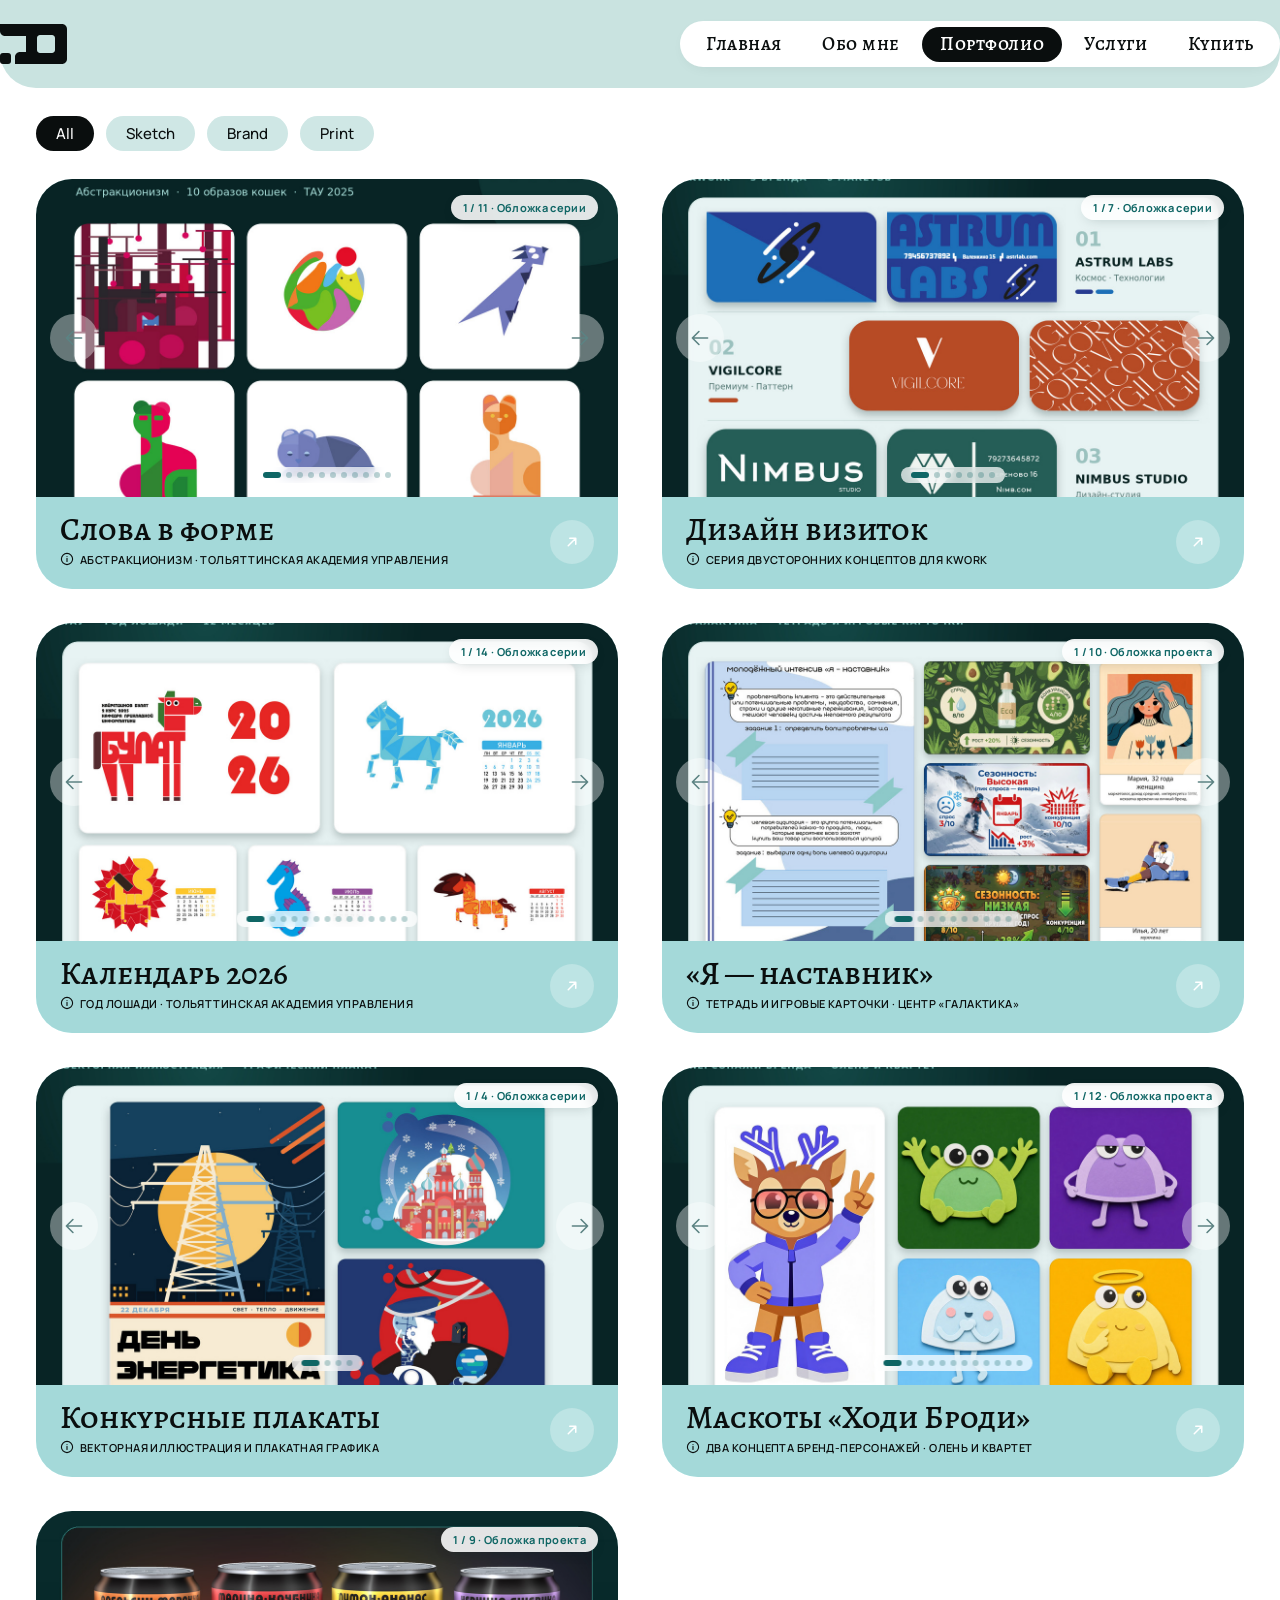
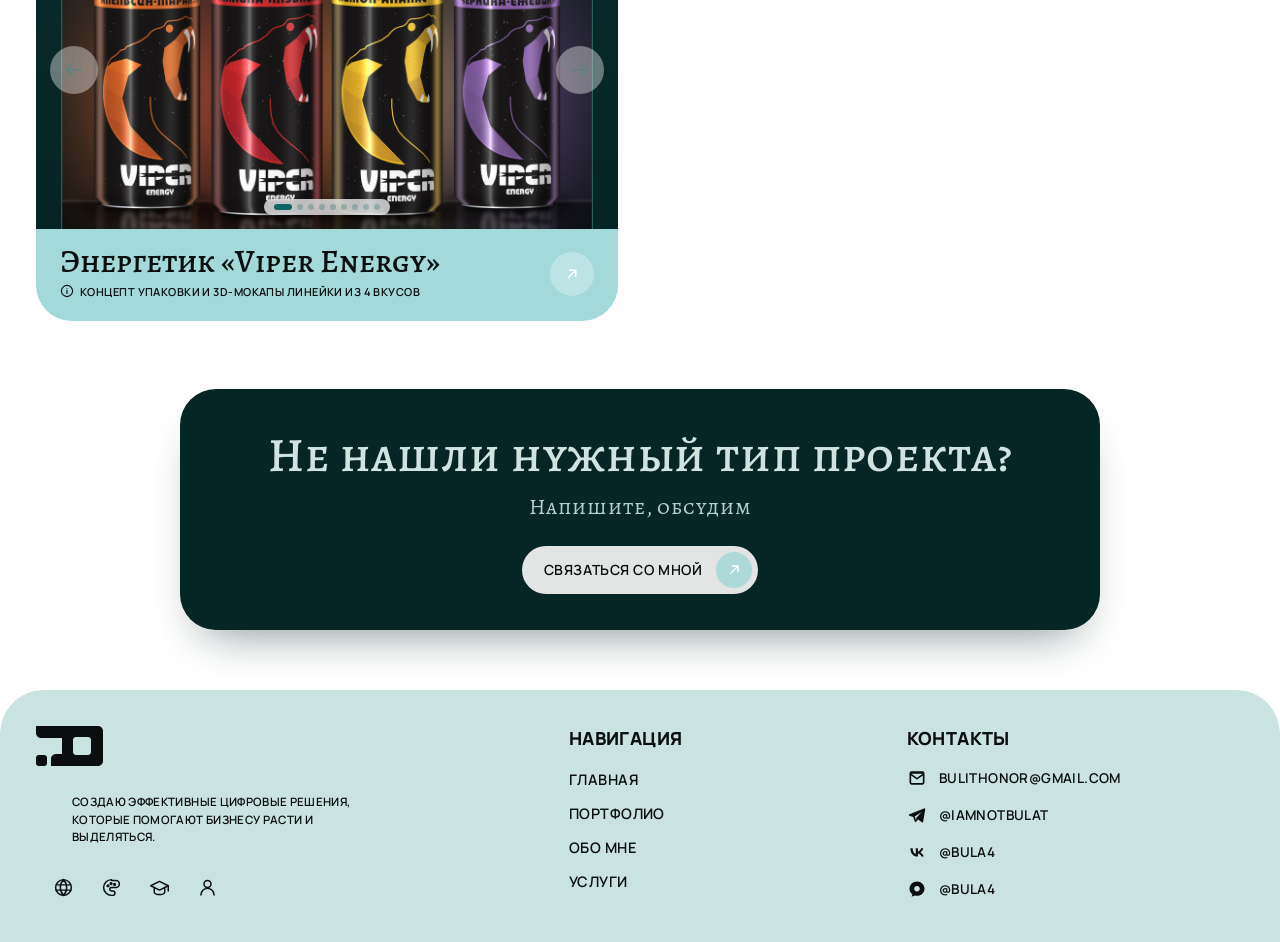
<file: portfolio.html>
<!DOCTYPE html>
<html lang="ru">
<head>
  <meta charset="UTF-8">
  <meta name="viewport" content="width=device-width, initial-scale=1.0">
  <title>Портфолио — Булат</title>
  <meta name="description" content="Избранные проекты Булата: брендинг, UI/UX, веб-дизайн и графика.">
  <meta property="og:type" content="website">
  <meta property="og:title" content="Портфолио — Булат">
  <meta property="og:description" content="Коллекция дизайн-проектов: айдентика, сайты и цифровые продукты.">
  <link rel="icon" type="image/svg+xml" href="assets/favicon.svg">
  <link rel="stylesheet" href="assets/css/styles.css">
</head>
<body data-page="portfolio">
  <!-- Общая шапка -->
  <header class="site-header" id="site-header">
    <div class="container header-inner">
      <a href="index.html" class="brand-logo" aria-label="На главную">
        <svg viewBox="0 0 68 40" fill="none" xmlns="http://www.w3.org/2000/svg" aria-hidden="true">
          <rect x="0" y="29" width="11" height="11" rx="3" fill="currentColor"></rect>
          <path fill-rule="evenodd" clip-rule="evenodd" d="M0 0H62C64.7614 0 67 2.23858 67 5V35C67 37.7614 64.7614 40 62 40H15V33C15 30.2386 17.2386 28 20 28H26V12H5C2.23858 12 0 9.76142 0 7V0ZM40 11H52C53.6569 11 55 12.3431 55 14V26C55 27.6569 53.6569 29 52 29H40C38.3431 29 37 27.6569 37 26V14C37 12.3431 38.3431 11 40 11Z" fill="currentColor"></path>
        </svg>
      </a>

      <nav class="nav-capsule" id="nav-capsule" aria-label="Основная навигация">
        <div class="nav-pill" id="nav-pill" aria-hidden="true"></div>
        <a href="index.html" class="nav-link" data-nav="home">Главная</a>
        <a href="about.html" class="nav-link" data-nav="about">Обо мне</a>
        <a href="portfolio.html" class="nav-link is-active" data-nav="portfolio">Портфолио</a>
        <a href="services.html" class="nav-link" data-nav="services">Услуги</a>
        <a href="contact.html" class="nav-link" data-nav="contact">Купить</a>
      </nav>

      <button type="button" class="mobile-menu-btn" id="mobile-menu-btn" aria-label="Открыть меню">
        <svg viewBox="0 0 24 24" fill="none" stroke="currentColor" stroke-width="2" stroke-linecap="round">
          <path d="M4 7h16M4 12h16M4 17h16"></path>
        </svg>
      </button>
    </div>
  </header>

  <!-- Мобильное меню -->
  <div class="mobile-nav-drawer" id="mobile-nav-drawer" aria-hidden="true">
    <div class="mobile-nav-panel">
      <div class="mobile-nav-head">
        <span class="brand-logo">
          <svg viewBox="0 0 68 40" fill="none" xmlns="http://www.w3.org/2000/svg" aria-hidden="true">
            <rect x="0" y="29" width="11" height="11" rx="3" fill="currentColor"></rect>
            <path fill-rule="evenodd" clip-rule="evenodd" d="M0 0H62C64.7614 0 67 2.23858 67 5V35C67 37.7614 64.7614 40 62 40H15V33C15 30.2386 17.2386 28 20 28H26V12H5C2.23858 12 0 9.76142 0 7V0ZM40 11H52C53.6569 11 55 12.3431 55 14V26C55 27.6569 53.6569 29 52 29H40C38.3431 29 37 27.6569 37 26V14C37 12.3431 38.3431 11 40 11Z" fill="currentColor"></path>
          </svg>
        </span>
        <button type="button" class="mobile-close-btn" id="mobile-close-btn" aria-label="Закрыть меню">✕</button>
      </div>
      <div class="mobile-nav-links">
        <a href="index.html" class="mobile-nav-link" data-nav="home">Главная</a>
        <a href="about.html" class="mobile-nav-link" data-nav="about">Обо мне</a>
        <a href="portfolio.html" class="mobile-nav-link is-active" data-nav="portfolio">Портфолио</a>
        <a href="services.html" class="mobile-nav-link" data-nav="services">Услуги</a>
        <a href="contact.html" class="mobile-nav-link" data-nav="contact">Купить</a>
      </div>
    </div>
  </div>

  <!-- Основной контент -->
  <main id="page-main">
    <section class="portfolio-section">
      <div class="container">
        <!-- Фильтры категорий -->
        <div class="portfolio-filters" id="portfolio-filters" role="group" aria-label="Фильтр проектов">
          <button type="button" class="filter-pill is-active" data-filter="all">All</button>
          <button type="button" class="filter-pill" data-filter="sketch">Sketch</button>
          <button type="button" class="filter-pill" data-filter="brand">Brand</button>
          <button type="button" class="filter-pill" data-filter="print">Print</button>
        </div>

        <!-- Сетка проектов (при наведении карточка подсвечивается голубым и появляется кнопка «ОТКРЫТЬ РАБОТУ →») -->
        <div class="portfolio-grid" id="portfolio-grid">
          <!-- Генерируется из assets/js/data.js -->
        </div>

        <!-- Тёмный CTA-блок -->
        <div class="dark-cta-banner">
          <h2 class="dark-cta-title">Не нашли нужный тип проекта?</h2>
          <p class="dark-cta-sub">Напишите, обсудим</p>
          <a href="contact.html" class="pill-cta-btn">
            <span>Связаться со мной</span>
            <span class="pill-cta-icon" aria-hidden="true">
              <svg width="17" height="17" viewBox="0 0 24 24" fill="none" stroke="currentColor" stroke-width="2" stroke-linecap="round" stroke-linejoin="round">
                <path d="M7 17L17 7M9 7h8v8"></path>
              </svg>
            </span>
          </a>
        </div>
      </div>
    </section>
  </main>

  <!-- Общий футер -->
  <footer class="site-footer">
    <div class="container">
      <div class="footer-grid">
        <div>
          <a href="index.html" class="brand-logo" aria-label="На главную">
            <svg viewBox="0 0 68 40" fill="none" xmlns="http://www.w3.org/2000/svg" aria-hidden="true">
              <rect x="0" y="29" width="11" height="11" rx="3" fill="currentColor"></rect>
              <path fill-rule="evenodd" clip-rule="evenodd" d="M0 0H62C64.7614 0 67 2.23858 67 5V35C67 37.7614 64.7614 40 62 40H15V33C15 30.2386 17.2386 28 20 28H26V12H5C2.23858 12 0 9.76142 0 7V0ZM40 11H52C53.6569 11 55 12.3431 55 14V26C55 27.6569 53.6569 29 52 29H40C38.3431 29 37 27.6569 37 26V14C37 12.3431 38.3431 11 40 11Z" fill="currentColor"></path>
            </svg>
          </a>
          <p class="footer-brand-desc">
            Создаю эффективные цифровые решения, которые помогают бизнесу расти и выделяться.
          </p>
          <div class="footer-socials">
            <a href="#social-website" class="footer-social-link" data-social-key="website" aria-label="Сайт / Dribbble">
              <svg viewBox="0 0 24 24" fill="none" stroke="currentColor" stroke-width="1.7" stroke-linecap="round" stroke-linejoin="round">
                <circle cx="12" cy="12" r="9"></circle>
                <path d="M3.6 9h16.8M3.6 15h16.8M12 3a13 13 0 0 1 0 18M12 3a13 13 0 0 0 0 18"></path>
              </svg>
            </a>
            <a href="#social-behance" class="footer-social-link" data-social-key="behance" aria-label="Портфолио / Палитра">
              <svg viewBox="0 0 24 24" fill="none" stroke="currentColor" stroke-width="1.7" stroke-linecap="round" stroke-linejoin="round">
                <path d="M12 3a9 9 0 1 0 0 18h1.5a2.5 2.5 0 0 0 0-5H12a2 2 0 0 1 0-4h5a4 4 0 0 0 0-8h-5z"></path>
                <circle cx="8" cy="10" r="1" fill="currentColor"></circle>
                <circle cx="11.5" cy="7.5" r="1" fill="currentColor"></circle>
                <circle cx="15.5" cy="8.5" r="1" fill="currentColor"></circle>
              </svg>
            </a>
            <a href="#social-awards" class="footer-social-link" data-social-key="education" aria-label="Награды и сертификаты">
              <svg viewBox="0 0 24 24" fill="none" stroke="currentColor" stroke-width="1.7" stroke-linecap="round" stroke-linejoin="round">
                <path d="M2 10l10-5 10 5-10 5-10-5z"></path>
                <path d="M6 12v5c0 1.6 2.7 3 6 3s6-1.4 6-3v-5"></path>
                <path d="M22 10v6"></path>
              </svg>
            </a>
            <a href="#social-profile" class="footer-social-link" data-social-key="profile" aria-label="Профиль">
              <svg viewBox="0 0 24 24" fill="none" stroke="currentColor" stroke-width="1.7" stroke-linecap="round" stroke-linejoin="round">
                <circle cx="12" cy="8" r="4"></circle>
                <path d="M4.5 20.5a7.5 7.5 0 0 1 15 0"></path>
              </svg>
            </a>
          </div>
        </div>

        <div>
          <h3 class="footer-col-title">Навигация</h3>
          <ul class="footer-nav-list">
            <li><a href="index.html" class="footer-nav-link">Главная</a></li>
            <li><a href="portfolio.html" class="footer-nav-link">Портфолио</a></li>
            <li><a href="about.html" class="footer-nav-link">Обо мне</a></li>
            <li><a href="services.html" class="footer-nav-link">Услуги</a></li>
          </ul>
        </div>

        <div>
          <h3 class="footer-col-title">Контакты</h3>
          <ul class="footer-contacts-list">
            <li>
              <a href="mailto:bulithonor@gmail.com" class="footer-contact-link" data-contact-key="email">
                <svg viewBox="0 0 24 24" fill="currentColor" aria-hidden="true">
                  <path d="M3 6.5A2.5 2.5 0 0 1 5.5 4h13A2.5 2.5 0 0 1 21 6.5v11a2.5 2.5 0 0 1-2.5 2.5h-13A2.5 2.5 0 0 1 3 17.5v-11zm2.2.3L12 11.7l6.8-4.9H5.2zm13.8 2.1l-6.4 4.6a1 1 0 0 1-1.2 0L5 8.9v8.6c0 .3.2.5.5.5h13c.3 0 .5-.2.5-.5V8.9z"></path>
                </svg>
                <span class="contact-label">BULITHONOR@GMAIL.COM</span>
              </a>
            </li>
            <li>
              <a href="#contact-telegram" class="footer-contact-link" data-contact-key="telegram">
                <svg viewBox="0 0 24 24" fill="currentColor" aria-hidden="true">
                  <path d="M21.4 4.3a1 1 0 0 0-1.05-.16L2.9 11.1a1 1 0 0 0 .06 1.88l4.5 1.48 1.72 5.15a1 1 0 0 0 1.66.38l2.58-2.5 4.4 3.24a1 1 0 0 0 1.56-.6l2.45-14.6a1 1 0 0 0-.43-1.23zM9.4 13.7l8.2-5.4-6.3 6.9-.4 3.1-1.5-4.6z"></path>
                </svg>
                <span class="contact-label">@IAMNOTBULAT</span>
              </a>
            </li>
            <li>
              <a href="#contact-vk" class="footer-contact-link" data-contact-key="vk">
                <svg viewBox="0 0 24 24" fill="currentColor" aria-hidden="true">
                  <path d="M12.78 17.5c-5.47 0-8.59-3.75-8.72-10h2.74c.09 4.58 2.11 6.52 3.71 6.92V7.5h2.58v3.95c1.58-.17 3.24-1.97 3.8-3.95h2.58c-.43 2.44-2.23 4.24-3.51 4.98 1.28.6 3.33 2.17 4.11 5.02h-2.84c-.61-1.9-2.13-3.37-4.14-3.57v3.57h-.31z"></path>
                </svg>
                <span class="contact-label">@BULA4</span>
              </a>
            </li>
            <li>
              <a href="#contact-other" class="footer-contact-link" data-contact-key="other">
                <svg viewBox="0 0 24 24" fill="currentColor" aria-hidden="true">
                  <path d="M12 3C7.03 3 3 6.86 3 11.62c0 2.74 1.34 5.18 3.43 6.76-.12.97-.55 2.02-1.15 2.62 1.48-.12 2.9-.59 3.96-1.26.86.26 1.79.4 2.76.4 4.97 0 9-3.86 9-8.52S16.97 3 12 3zm0 11.9c-1.88 0-3.4-1.47-3.4-3.28S10.12 8.34 12 8.34s3.4 1.47 3.4 3.28-1.52 3.28-3.4 3.28z"></path>
                </svg>
                <span class="contact-label">@BULA4</span>
              </a>
            </li>
          </ul>
        </div>
      </div>
    </div>
  </footer>

  <script src="assets/js/data.js"></script>
  <script src="assets/js/app.js"></script>
</body>
</html>
</file>
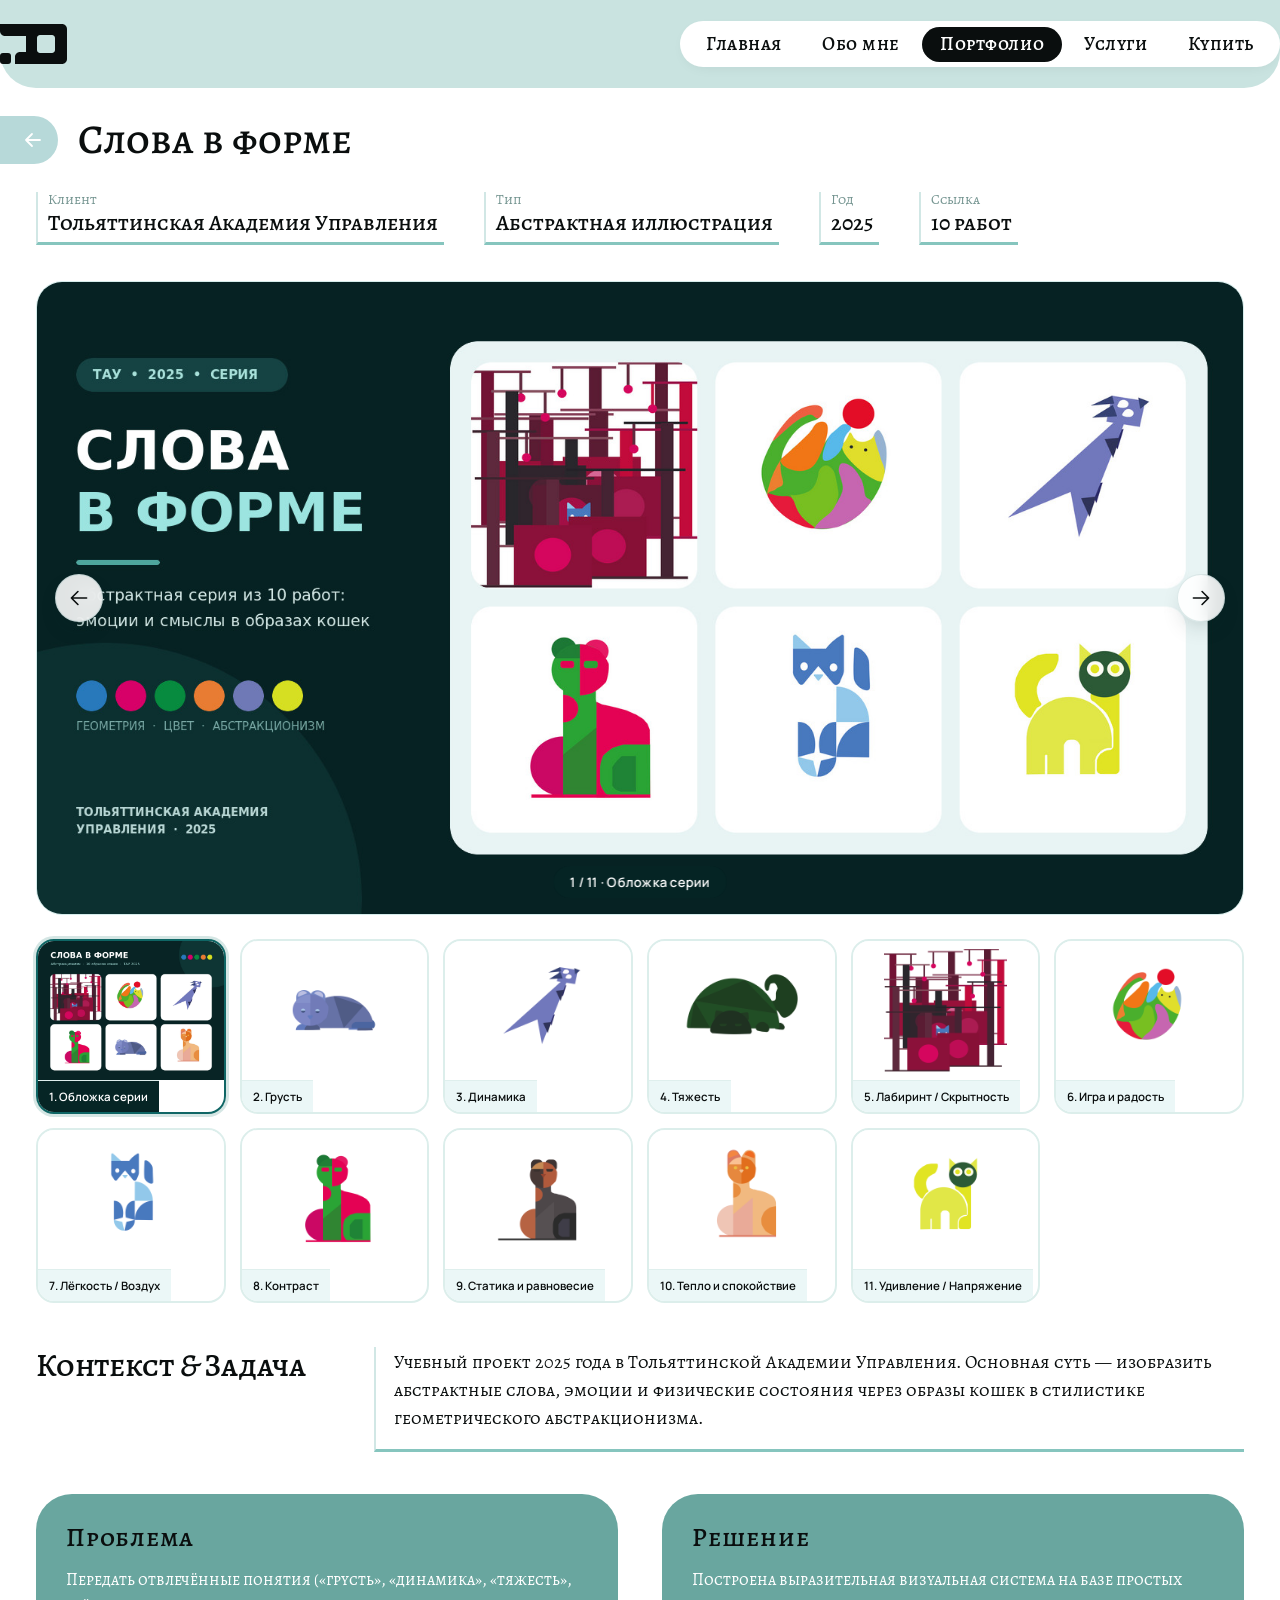
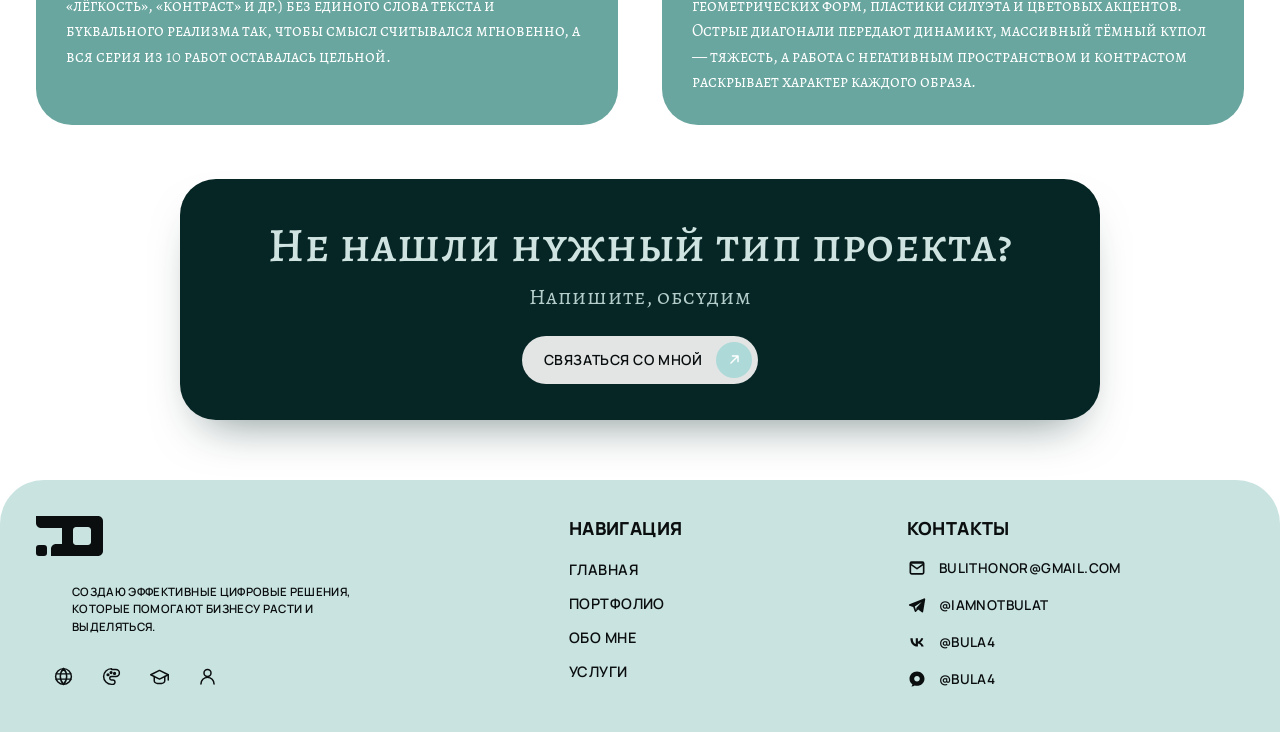
<file: project.html>
<!DOCTYPE html>
<html lang="ru">
<head>
  <meta charset="UTF-8">
  <meta name="viewport" content="width=device-width, initial-scale=1.0">
  <title>Проект — Портфолио Булата</title>
  <meta name="description" content="Подробный кейс из портфолио Булата: задача, проблема и решение.">
  <meta property="og:type" content="website">
  <meta property="og:title" content="Кейс — Портфолио Булата">
  <meta property="og:description" content="Контекст, задача, проблема и решение проекта.">
  <link rel="icon" type="image/svg+xml" href="assets/favicon.svg">
  <link rel="stylesheet" href="assets/css/styles.css">
</head>
<body data-page="project">
  <!-- Общая шапка (активный овал остаётся на «Портфолио») -->
  <header class="site-header" id="site-header">
    <div class="container header-inner">
      <a href="index.html" class="brand-logo" aria-label="На главную">
        <svg viewBox="0 0 68 40" fill="none" xmlns="http://www.w3.org/2000/svg" aria-hidden="true">
          <rect x="0" y="29" width="11" height="11" rx="3" fill="currentColor"></rect>
          <path fill-rule="evenodd" clip-rule="evenodd" d="M0 0H62C64.7614 0 67 2.23858 67 5V35C67 37.7614 64.7614 40 62 40H15V33C15 30.2386 17.2386 28 20 28H26V12H5C2.23858 12 0 9.76142 0 7V0ZM40 11H52C53.6569 11 55 12.3431 55 14V26C55 27.6569 53.6569 29 52 29H40C38.3431 29 37 27.6569 37 26V14C37 12.3431 38.3431 11 40 11Z" fill="currentColor"></path>
        </svg>
      </a>

      <nav class="nav-capsule" id="nav-capsule" aria-label="Основная навигация">
        <div class="nav-pill" id="nav-pill" aria-hidden="true"></div>
        <a href="index.html" class="nav-link" data-nav="home">Главная</a>
        <a href="about.html" class="nav-link" data-nav="about">Обо мне</a>
        <a href="portfolio.html" class="nav-link is-active" data-nav="portfolio">Портфолио</a>
        <a href="services.html" class="nav-link" data-nav="services">Услуги</a>
        <a href="contact.html" class="nav-link" data-nav="contact">Купить</a>
      </nav>

      <button type="button" class="mobile-menu-btn" id="mobile-menu-btn" aria-label="Открыть меню">
        <svg viewBox="0 0 24 24" fill="none" stroke="currentColor" stroke-width="2" stroke-linecap="round">
          <path d="M4 7h16M4 12h16M4 17h16"></path>
        </svg>
      </button>
    </div>
  </header>

  <!-- Мобильное меню -->
  <div class="mobile-nav-drawer" id="mobile-nav-drawer" aria-hidden="true">
    <div class="mobile-nav-panel">
      <div class="mobile-nav-head">
        <span class="brand-logo">
          <svg viewBox="0 0 68 40" fill="none" xmlns="http://www.w3.org/2000/svg" aria-hidden="true">
            <rect x="0" y="29" width="11" height="11" rx="3" fill="currentColor"></rect>
            <path fill-rule="evenodd" clip-rule="evenodd" d="M0 0H62C64.7614 0 67 2.23858 67 5V35C67 37.7614 64.7614 40 62 40H15V33C15 30.2386 17.2386 28 20 28H26V12H5C2.23858 12 0 9.76142 0 7V0ZM40 11H52C53.6569 11 55 12.3431 55 14V26C55 27.6569 53.6569 29 52 29H40C38.3431 29 37 27.6569 37 26V14C37 12.3431 38.3431 11 40 11Z" fill="currentColor"></path>
          </svg>
        </span>
        <button type="button" class="mobile-close-btn" id="mobile-close-btn" aria-label="Закрыть меню">✕</button>
      </div>
      <div class="mobile-nav-links">
        <a href="index.html" class="mobile-nav-link" data-nav="home">Главная</a>
        <a href="about.html" class="mobile-nav-link" data-nav="about">Обо мне</a>
        <a href="portfolio.html" class="mobile-nav-link is-active" data-nav="portfolio">Портфолио</a>
        <a href="services.html" class="mobile-nav-link" data-nav="services">Услуги</a>
        <a href="contact.html" class="mobile-nav-link" data-nav="contact">Купить</a>
      </div>
    </div>
  </div>

  <!-- Основной контент -->
  <main id="page-main">
    <section class="project-detail-section" id="project-detail-root">
      <div class="container">
        <!-- Верхняя полоса: кнопка назад + название + метаданные -->
        <div class="project-header-bar">
          <div class="project-title-group">
            <a href="portfolio.html" class="project-back-btn" aria-label="Вернуться в портфолио">
              <svg width="24" height="24" viewBox="0 0 24 24" fill="none" stroke="currentColor" stroke-width="1.8" stroke-linecap="round" stroke-linejoin="round">
                <path d="M19 12H5M11 6l-6 6 6 6"></path>
              </svg>
            </a>
            <h1 class="project-main-title" id="project-title">Пластилин</h1>
          </div>

          <div class="project-meta-row">
            <div class="project-meta-item">
              <div class="project-meta-label">Клиент</div>
              <div class="project-meta-value" id="project-client">«Пластилин»</div>
            </div>

            <div class="project-meta-item">
              <div class="project-meta-label">Тип</div>
              <div class="project-meta-value" id="project-type">Брендинг</div>
            </div>

            <div class="project-meta-item">
              <div class="project-meta-label">Год</div>
              <div class="project-meta-value" id="project-year">2025</div>
            </div>

            <div class="project-meta-item">
              <div class="project-meta-label">Ссылка</div>
              <div class="project-meta-value">
                <a href="#project-link" class="project-meta-link" id="project-link">LINK VIEW</a>
              </div>
            </div>
          </div>
        </div>

        <!-- Главный баннер проекта -->
        <div class="project-hero-media" id="project-hero-media">
          <!-- Заполняется из assets/js/data.js -->
        </div>

        <!-- Миниатюры кадров проекта -->
        <div class="project-gallery-strip" id="project-gallery-strip" aria-label="Кадры проекта">
          <!-- Заполняется из assets/js/data.js -->
        </div>

        <!-- Контекст & Задача -->
        <div class="project-context-row">
          <h2 class="project-context-heading">Контекст <span class="amp">&amp;</span> Задача</h2>
          <div class="project-context-body" id="project-context">
            Основной задачей было создание динамичной и дерзкой айдентики, которая передаёт драйв современных танцев, помогает студии выделиться среди конкурентов и привлекает молодёжную аудиторию.
          </div>
        </div>

        <!-- Проблема и Решение -->
        <div class="project-cards-row">
          <article class="project-info-card">
            <h3>Проблема</h3>
            <p id="project-problem">
              Отсутствие узнаваемого характера. Текущий образ студии был слишком «правильным» и скучным, из-за чего бренд не привлекал молодёжь и сливался с классическими танцевальными школами.
            </p>
          </article>

          <article class="project-info-card">
            <h3>Решение</h3>
            <p id="project-solution">
              Создан смелый визуальный язык на основе графики-стикеров. Яркий леттеринг, контрастные цвета и динамичные паттерны движения помогли бренду заявить о себе и передать живую энергию танца.
            </p>
          </article>
        </div>

        <!-- Тёмный CTA-баннер -->
        <div class="dark-cta-banner">
          <h2 class="dark-cta-title">Не нашли нужный тип проекта?</h2>
          <p class="dark-cta-sub">Напишите, обсудим</p>
          <a href="contact.html" class="pill-cta-btn">
            <span>Связаться со мной</span>
            <span class="pill-cta-icon" aria-hidden="true">
              <svg width="17" height="17" viewBox="0 0 24 24" fill="none" stroke="currentColor" stroke-width="2" stroke-linecap="round" stroke-linejoin="round">
                <path d="M7 17L17 7M9 7h8v8"></path>
              </svg>
            </span>
          </a>
        </div>
      </div>
    </section>
  </main>

  <!-- Общий футер -->
  <footer class="site-footer">
    <div class="container">
      <div class="footer-grid">
        <div>
          <a href="index.html" class="brand-logo" aria-label="На главную">
            <svg viewBox="0 0 68 40" fill="none" xmlns="http://www.w3.org/2000/svg" aria-hidden="true">
              <rect x="0" y="29" width="11" height="11" rx="3" fill="currentColor"></rect>
              <path fill-rule="evenodd" clip-rule="evenodd" d="M0 0H62C64.7614 0 67 2.23858 67 5V35C67 37.7614 64.7614 40 62 40H15V33C15 30.2386 17.2386 28 20 28H26V12H5C2.23858 12 0 9.76142 0 7V0ZM40 11H52C53.6569 11 55 12.3431 55 14V26C55 27.6569 53.6569 29 52 29H40C38.3431 29 37 27.6569 37 26V14C37 12.3431 38.3431 11 40 11Z" fill="currentColor"></path>
            </svg>
          </a>
          <p class="footer-brand-desc">
            Создаю эффективные цифровые решения, которые помогают бизнесу расти и выделяться.
          </p>
          <div class="footer-socials">
            <a href="#social-website" class="footer-social-link" data-social-key="website" aria-label="Сайт / Dribbble">
              <svg viewBox="0 0 24 24" fill="none" stroke="currentColor" stroke-width="1.7" stroke-linecap="round" stroke-linejoin="round">
                <circle cx="12" cy="12" r="9"></circle>
                <path d="M3.6 9h16.8M3.6 15h16.8M12 3a13 13 0 0 1 0 18M12 3a13 13 0 0 0 0 18"></path>
              </svg>
            </a>
            <a href="#social-behance" class="footer-social-link" data-social-key="behance" aria-label="Портфолио / Палитра">
              <svg viewBox="0 0 24 24" fill="none" stroke="currentColor" stroke-width="1.7" stroke-linecap="round" stroke-linejoin="round">
                <path d="M12 3a9 9 0 1 0 0 18h1.5a2.5 2.5 0 0 0 0-5H12a2 2 0 0 1 0-4h5a4 4 0 0 0 0-8h-5z"></path>
                <circle cx="8" cy="10" r="1" fill="currentColor"></circle>
                <circle cx="11.5" cy="7.5" r="1" fill="currentColor"></circle>
                <circle cx="15.5" cy="8.5" r="1" fill="currentColor"></circle>
              </svg>
            </a>
            <a href="#social-awards" class="footer-social-link" data-social-key="education" aria-label="Награды и сертификаты">
              <svg viewBox="0 0 24 24" fill="none" stroke="currentColor" stroke-width="1.7" stroke-linecap="round" stroke-linejoin="round">
                <path d="M2 10l10-5 10 5-10 5-10-5z"></path>
                <path d="M6 12v5c0 1.6 2.7 3 6 3s6-1.4 6-3v-5"></path>
                <path d="M22 10v6"></path>
              </svg>
            </a>
            <a href="#social-profile" class="footer-social-link" data-social-key="profile" aria-label="Профиль">
              <svg viewBox="0 0 24 24" fill="none" stroke="currentColor" stroke-width="1.7" stroke-linecap="round" stroke-linejoin="round">
                <circle cx="12" cy="8" r="4"></circle>
                <path d="M4.5 20.5a7.5 7.5 0 0 1 15 0"></path>
              </svg>
            </a>
          </div>
        </div>

        <div>
          <h3 class="footer-col-title">Навигация</h3>
          <ul class="footer-nav-list">
            <li><a href="index.html" class="footer-nav-link">Главная</a></li>
            <li><a href="portfolio.html" class="footer-nav-link">Портфолио</a></li>
            <li><a href="about.html" class="footer-nav-link">Обо мне</a></li>
            <li><a href="services.html" class="footer-nav-link">Услуги</a></li>
          </ul>
        </div>

        <div>
          <h3 class="footer-col-title">Контакты</h3>
          <ul class="footer-contacts-list">
            <li>
              <a href="mailto:bulithonor@gmail.com" class="footer-contact-link" data-contact-key="email">
                <svg viewBox="0 0 24 24" fill="currentColor" aria-hidden="true">
                  <path d="M3 6.5A2.5 2.5 0 0 1 5.5 4h13A2.5 2.5 0 0 1 21 6.5v11a2.5 2.5 0 0 1-2.5 2.5h-13A2.5 2.5 0 0 1 3 17.5v-11zm2.2.3L12 11.7l6.8-4.9H5.2zm13.8 2.1l-6.4 4.6a1 1 0 0 1-1.2 0L5 8.9v8.6c0 .3.2.5.5.5h13c.3 0 .5-.2.5-.5V8.9z"></path>
                </svg>
                <span class="contact-label">BULITHONOR@GMAIL.COM</span>
              </a>
            </li>
            <li>
              <a href="#contact-telegram" class="footer-contact-link" data-contact-key="telegram">
                <svg viewBox="0 0 24 24" fill="currentColor" aria-hidden="true">
                  <path d="M21.4 4.3a1 1 0 0 0-1.05-.16L2.9 11.1a1 1 0 0 0 .06 1.88l4.5 1.48 1.72 5.15a1 1 0 0 0 1.66.38l2.58-2.5 4.4 3.24a1 1 0 0 0 1.56-.6l2.45-14.6a1 1 0 0 0-.43-1.23zM9.4 13.7l8.2-5.4-6.3 6.9-.4 3.1-1.5-4.6z"></path>
                </svg>
                <span class="contact-label">@IAMNOTBULAT</span>
              </a>
            </li>
            <li>
              <a href="#contact-vk" class="footer-contact-link" data-contact-key="vk">
                <svg viewBox="0 0 24 24" fill="currentColor" aria-hidden="true">
                  <path d="M12.78 17.5c-5.47 0-8.59-3.75-8.72-10h2.74c.09 4.58 2.11 6.52 3.71 6.92V7.5h2.58v3.95c1.58-.17 3.24-1.97 3.8-3.95h2.58c-.43 2.44-2.23 4.24-3.51 4.98 1.28.6 3.33 2.17 4.11 5.02h-2.84c-.61-1.9-2.13-3.37-4.14-3.57v3.57h-.31z"></path>
                </svg>
                <span class="contact-label">@BULA4</span>
              </a>
            </li>
            <li>
              <a href="#contact-other" class="footer-contact-link" data-contact-key="other">
                <svg viewBox="0 0 24 24" fill="currentColor" aria-hidden="true">
                  <path d="M12 3C7.03 3 3 6.86 3 11.62c0 2.74 1.34 5.18 3.43 6.76-.12.97-.55 2.02-1.15 2.62 1.48-.12 2.9-.59 3.96-1.26.86.26 1.79.4 2.76.4 4.97 0 9-3.86 9-8.52S16.97 3 12 3zm0 11.9c-1.88 0-3.4-1.47-3.4-3.28S10.12 8.34 12 8.34s3.4 1.47 3.4 3.28-1.52 3.28-3.4 3.28z"></path>
                </svg>
                <span class="contact-label">@BULA4</span>
              </a>
            </li>
          </ul>
        </div>
      </div>
    </div>
  </footer>

  <script src="assets/js/data.js"></script>
  <script src="assets/js/app.js"></script>
</body>
</html>
</file>
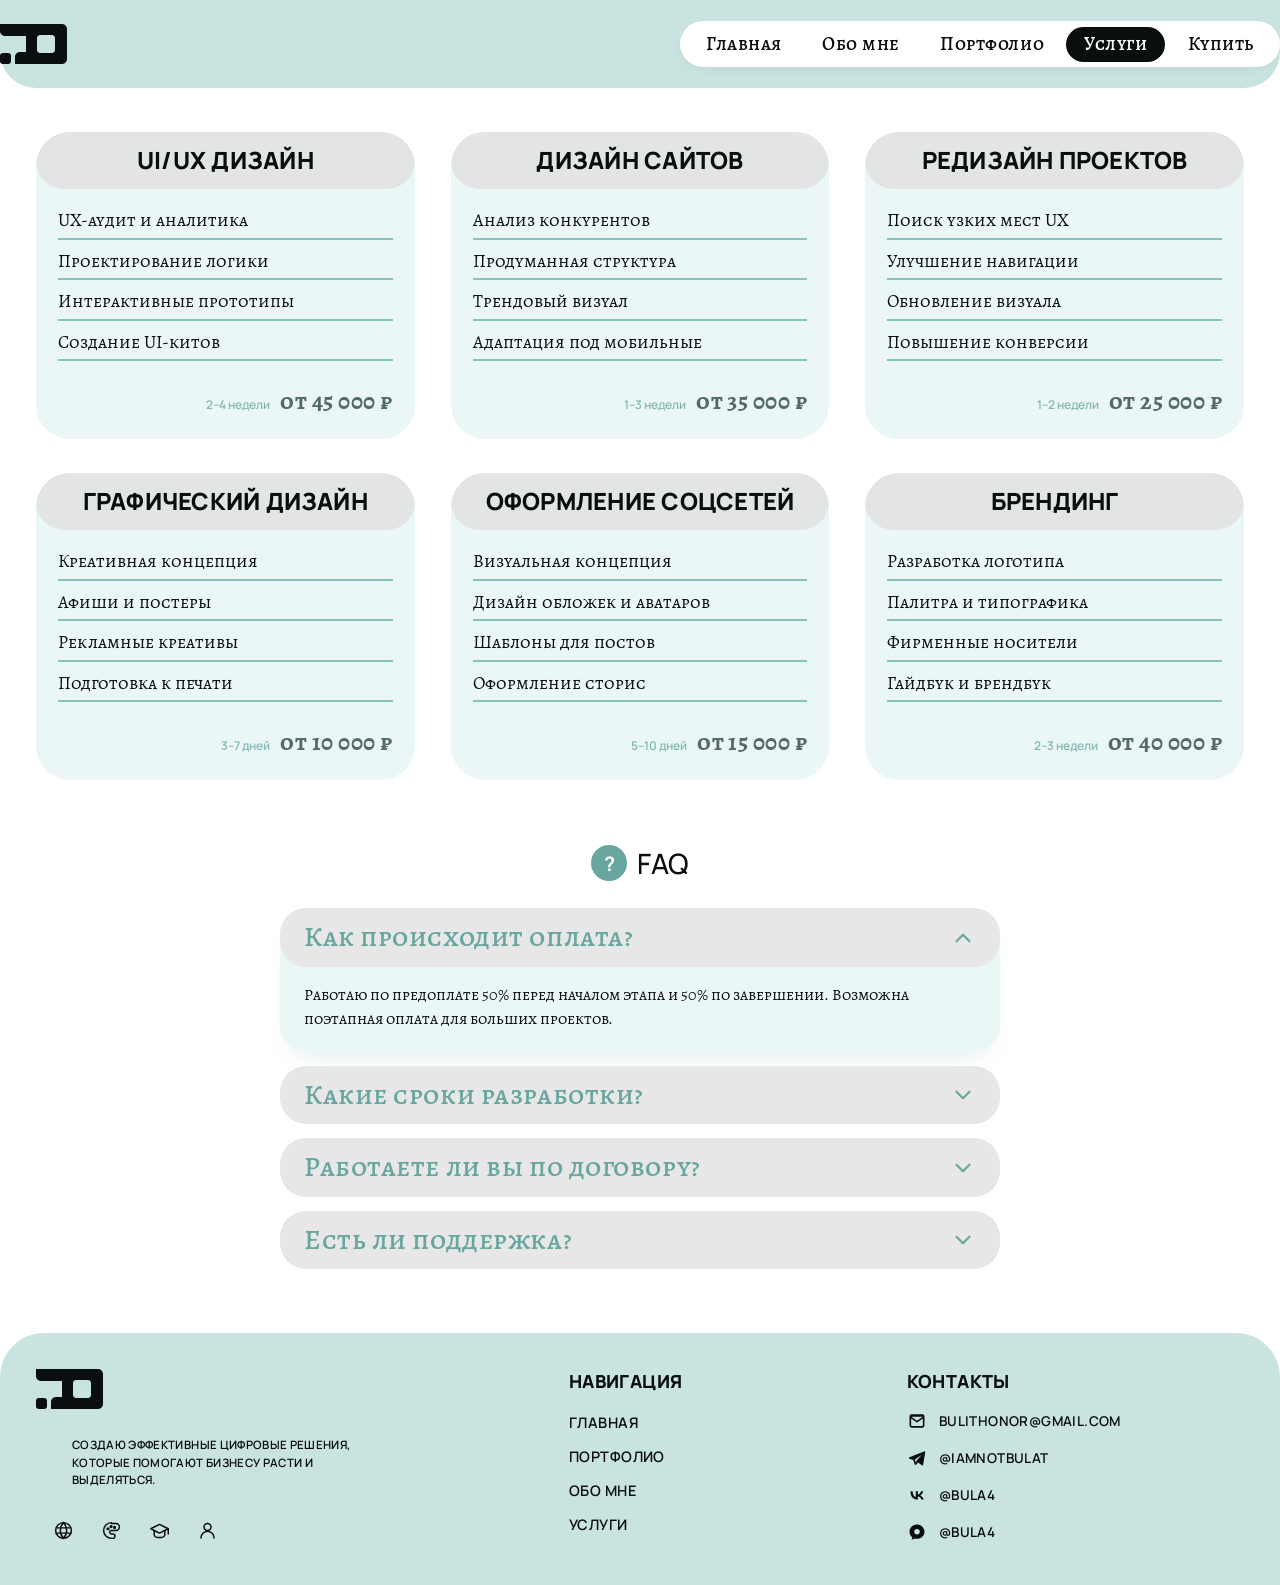
<file: services.html>
<!DOCTYPE html>
<html lang="ru">
<head>
  <meta charset="UTF-8">
  <meta name="viewport" content="width=device-width, initial-scale=1.0">
  <title>Услуги и цены — Портфолио Булата</title>
  <meta name="description" content="Услуги дизайна, сроки и стоимость: UI/UX, дизайн сайтов, редизайн, брендинг, графика и соцсети.">
  <meta property="og:type" content="website">
  <meta property="og:title" content="Услуги и цены — Портфолио Булата">
  <meta property="og:description" content="Прозрачные сроки, адекватные цены и ответы на частые вопросы.">
  <link rel="icon" type="image/svg+xml" href="assets/favicon.svg">
  <link rel="stylesheet" href="assets/css/styles.css">
</head>
<body data-page="services">
  <!-- Общая шапка -->
  <header class="site-header" id="site-header">
    <div class="container header-inner">
      <a href="index.html" class="brand-logo" aria-label="На главную">
        <svg viewBox="0 0 68 40" fill="none" xmlns="http://www.w3.org/2000/svg" aria-hidden="true">
          <rect x="0" y="29" width="11" height="11" rx="3" fill="currentColor"></rect>
          <path fill-rule="evenodd" clip-rule="evenodd" d="M0 0H62C64.7614 0 67 2.23858 67 5V35C67 37.7614 64.7614 40 62 40H15V33C15 30.2386 17.2386 28 20 28H26V12H5C2.23858 12 0 9.76142 0 7V0ZM40 11H52C53.6569 11 55 12.3431 55 14V26C55 27.6569 53.6569 29 52 29H40C38.3431 29 37 27.6569 37 26V14C37 12.3431 38.3431 11 40 11Z" fill="currentColor"></path>
        </svg>
      </a>

      <nav class="nav-capsule" id="nav-capsule" aria-label="Основная навигация">
        <div class="nav-pill" id="nav-pill" aria-hidden="true"></div>
        <a href="index.html" class="nav-link" data-nav="home">Главная</a>
        <a href="about.html" class="nav-link" data-nav="about">Обо мне</a>
        <a href="portfolio.html" class="nav-link" data-nav="portfolio">Портфолио</a>
        <a href="services.html" class="nav-link is-active" data-nav="services">Услуги</a>
        <a href="contact.html" class="nav-link" data-nav="contact">Купить</a>
      </nav>

      <button type="button" class="mobile-menu-btn" id="mobile-menu-btn" aria-label="Открыть меню">
        <svg viewBox="0 0 24 24" fill="none" stroke="currentColor" stroke-width="2" stroke-linecap="round">
          <path d="M4 7h16M4 12h16M4 17h16"></path>
        </svg>
      </button>
    </div>
  </header>

  <!-- Мобильное меню -->
  <div class="mobile-nav-drawer" id="mobile-nav-drawer" aria-hidden="true">
    <div class="mobile-nav-panel">
      <div class="mobile-nav-head">
        <span class="brand-logo">
          <svg viewBox="0 0 68 40" fill="none" xmlns="http://www.w3.org/2000/svg" aria-hidden="true">
            <rect x="0" y="29" width="11" height="11" rx="3" fill="currentColor"></rect>
            <path fill-rule="evenodd" clip-rule="evenodd" d="M0 0H62C64.7614 0 67 2.23858 67 5V35C67 37.7614 64.7614 40 62 40H15V33C15 30.2386 17.2386 28 20 28H26V12H5C2.23858 12 0 9.76142 0 7V0ZM40 11H52C53.6569 11 55 12.3431 55 14V26C55 27.6569 53.6569 29 52 29H40C38.3431 29 37 27.6569 37 26V14C37 12.3431 38.3431 11 40 11Z" fill="currentColor"></path>
          </svg>
        </span>
        <button type="button" class="mobile-close-btn" id="mobile-close-btn" aria-label="Закрыть меню">✕</button>
      </div>
      <div class="mobile-nav-links">
        <a href="index.html" class="mobile-nav-link" data-nav="home">Главная</a>
        <a href="about.html" class="mobile-nav-link" data-nav="about">Обо мне</a>
        <a href="portfolio.html" class="mobile-nav-link" data-nav="portfolio">Портфолио</a>
        <a href="services.html" class="mobile-nav-link is-active" data-nav="services">Услуги</a>
        <a href="contact.html" class="mobile-nav-link" data-nav="contact">Купить</a>
      </div>
    </div>
  </div>

  <!-- Основной контент -->
  <main id="page-main">
    <section class="services-section">
      <div class="container">
        <!-- 6 карточек услуг с адекватными ценами и сроками (клик ведёт к форме с выбранной услугой) -->
        <div class="services-grid" id="services-grid">
          <!-- Генерируется из assets/js/data.js -->
        </div>

        <!-- FAQ-секция -->
        <section class="faq-section" aria-label="Часто задаваемые вопросы">
          <h2 class="faq-heading">
            <span class="faq-heading-icon" aria-hidden="true">?</span>
            <span>FAQ</span>
          </h2>

          <div class="faq-list" id="faq-list">
            <!-- Генерируется из assets/js/data.js -->
          </div>
        </section>
      </div>
    </section>
  </main>

  <!-- Общий футер -->
  <footer class="site-footer">
    <div class="container">
      <div class="footer-grid">
        <div>
          <a href="index.html" class="brand-logo" aria-label="На главную">
            <svg viewBox="0 0 68 40" fill="none" xmlns="http://www.w3.org/2000/svg" aria-hidden="true">
              <rect x="0" y="29" width="11" height="11" rx="3" fill="currentColor"></rect>
              <path fill-rule="evenodd" clip-rule="evenodd" d="M0 0H62C64.7614 0 67 2.23858 67 5V35C67 37.7614 64.7614 40 62 40H15V33C15 30.2386 17.2386 28 20 28H26V12H5C2.23858 12 0 9.76142 0 7V0ZM40 11H52C53.6569 11 55 12.3431 55 14V26C55 27.6569 53.6569 29 52 29H40C38.3431 29 37 27.6569 37 26V14C37 12.3431 38.3431 11 40 11Z" fill="currentColor"></path>
            </svg>
          </a>
          <p class="footer-brand-desc">
            Создаю эффективные цифровые решения, которые помогают бизнесу расти и выделяться.
          </p>
          <div class="footer-socials">
            <a href="#social-website" class="footer-social-link" data-social-key="website" aria-label="Сайт / Dribbble">
              <svg viewBox="0 0 24 24" fill="none" stroke="currentColor" stroke-width="1.7" stroke-linecap="round" stroke-linejoin="round">
                <circle cx="12" cy="12" r="9"></circle>
                <path d="M3.6 9h16.8M3.6 15h16.8M12 3a13 13 0 0 1 0 18M12 3a13 13 0 0 0 0 18"></path>
              </svg>
            </a>
            <a href="#social-behance" class="footer-social-link" data-social-key="behance" aria-label="Портфолио / Палитра">
              <svg viewBox="0 0 24 24" fill="none" stroke="currentColor" stroke-width="1.7" stroke-linecap="round" stroke-linejoin="round">
                <path d="M12 3a9 9 0 1 0 0 18h1.5a2.5 2.5 0 0 0 0-5H12a2 2 0 0 1 0-4h5a4 4 0 0 0 0-8h-5z"></path>
                <circle cx="8" cy="10" r="1" fill="currentColor"></circle>
                <circle cx="11.5" cy="7.5" r="1" fill="currentColor"></circle>
                <circle cx="15.5" cy="8.5" r="1" fill="currentColor"></circle>
              </svg>
            </a>
            <a href="#social-awards" class="footer-social-link" data-social-key="education" aria-label="Награды и сертификаты">
              <svg viewBox="0 0 24 24" fill="none" stroke="currentColor" stroke-width="1.7" stroke-linecap="round" stroke-linejoin="round">
                <path d="M2 10l10-5 10 5-10 5-10-5z"></path>
                <path d="M6 12v5c0 1.6 2.7 3 6 3s6-1.4 6-3v-5"></path>
                <path d="M22 10v6"></path>
              </svg>
            </a>
            <a href="#social-profile" class="footer-social-link" data-social-key="profile" aria-label="Профиль">
              <svg viewBox="0 0 24 24" fill="none" stroke="currentColor" stroke-width="1.7" stroke-linecap="round" stroke-linejoin="round">
                <circle cx="12" cy="8" r="4"></circle>
                <path d="M4.5 20.5a7.5 7.5 0 0 1 15 0"></path>
              </svg>
            </a>
          </div>
        </div>

        <div>
          <h3 class="footer-col-title">Навигация</h3>
          <ul class="footer-nav-list">
            <li><a href="index.html" class="footer-nav-link">Главная</a></li>
            <li><a href="portfolio.html" class="footer-nav-link">Портфолио</a></li>
            <li><a href="about.html" class="footer-nav-link">Обо мне</a></li>
            <li><a href="services.html" class="footer-nav-link">Услуги</a></li>
          </ul>
        </div>

        <div>
          <h3 class="footer-col-title">Контакты</h3>
          <ul class="footer-contacts-list">
            <li>
              <a href="mailto:bulithonor@gmail.com" class="footer-contact-link" data-contact-key="email">
                <svg viewBox="0 0 24 24" fill="currentColor" aria-hidden="true">
                  <path d="M3 6.5A2.5 2.5 0 0 1 5.5 4h13A2.5 2.5 0 0 1 21 6.5v11a2.5 2.5 0 0 1-2.5 2.5h-13A2.5 2.5 0 0 1 3 17.5v-11zm2.2.3L12 11.7l6.8-4.9H5.2zm13.8 2.1l-6.4 4.6a1 1 0 0 1-1.2 0L5 8.9v8.6c0 .3.2.5.5.5h13c.3 0 .5-.2.5-.5V8.9z"></path>
                </svg>
                <span class="contact-label">BULITHONOR@GMAIL.COM</span>
              </a>
            </li>
            <li>
              <a href="#contact-telegram" class="footer-contact-link" data-contact-key="telegram">
                <svg viewBox="0 0 24 24" fill="currentColor" aria-hidden="true">
                  <path d="M21.4 4.3a1 1 0 0 0-1.05-.16L2.9 11.1a1 1 0 0 0 .06 1.88l4.5 1.48 1.72 5.15a1 1 0 0 0 1.66.38l2.58-2.5 4.4 3.24a1 1 0 0 0 1.56-.6l2.45-14.6a1 1 0 0 0-.43-1.23zM9.4 13.7l8.2-5.4-6.3 6.9-.4 3.1-1.5-4.6z"></path>
                </svg>
                <span class="contact-label">@IAMNOTBULAT</span>
              </a>
            </li>
            <li>
              <a href="#contact-vk" class="footer-contact-link" data-contact-key="vk">
                <svg viewBox="0 0 24 24" fill="currentColor" aria-hidden="true">
                  <path d="M12.78 17.5c-5.47 0-8.59-3.75-8.72-10h2.74c.09 4.58 2.11 6.52 3.71 6.92V7.5h2.58v3.95c1.58-.17 3.24-1.97 3.8-3.95h2.58c-.43 2.44-2.23 4.24-3.51 4.98 1.28.6 3.33 2.17 4.11 5.02h-2.84c-.61-1.9-2.13-3.37-4.14-3.57v3.57h-.31z"></path>
                </svg>
                <span class="contact-label">@BULA4</span>
              </a>
            </li>
            <li>
              <a href="#contact-other" class="footer-contact-link" data-contact-key="other">
                <svg viewBox="0 0 24 24" fill="currentColor" aria-hidden="true">
                  <path d="M12 3C7.03 3 3 6.86 3 11.62c0 2.74 1.34 5.18 3.43 6.76-.12.97-.55 2.02-1.15 2.62 1.48-.12 2.9-.59 3.96-1.26.86.26 1.79.4 2.76.4 4.97 0 9-3.86 9-8.52S16.97 3 12 3zm0 11.9c-1.88 0-3.4-1.47-3.4-3.28S10.12 8.34 12 8.34s3.4 1.47 3.4 3.28-1.52 3.28-3.4 3.28z"></path>
                </svg>
                <span class="contact-label">@BULA4</span>
              </a>
            </li>
          </ul>
        </div>
      </div>
    </div>
  </footer>

  <script src="assets/js/data.js"></script>
  <script src="assets/js/app.js"></script>
</body>
</html>
</file>
<file: assets/css/styles.css>
/* ==========================================================================
   ПОРТФОЛИО БУЛАТА — ОСНОВНЫЕ СТИЛИ
   Палитра и пропорции сняты напрямую с дизайн-макетов
   ========================================================================== */

@import url('https://fonts.googleapis.com/css2?family=Alegreya+SC:wght@400;500;700&family=Alegreya+Sans+SC:wght@500;700;800&family=Alegreya:ital,wght@0,400;0,500;0,700;1,400&family=Manrope:wght@400;500;600;700;800&display=swap');

:root {
  --mint-surface: #C9E3E0;
  --mint-pale: #EBF7F7;
  --mint-card-idle: #DCFDFD;
  --mint-card-active: #A2FFFF;
  --mint-card-bar: #A4D9D9;
  --mint-filter: #CFE7E5;

  --teal-soft: #AED9D9;
  --teal-back: #B7D9D9;
  --teal-line: #86C5BE;
  --teal-mid: #69A69F;
  --teal-btn: #62A099;
  --teal-btn-hover: #4F8D86;
  --teal-bright: #68C0C0;
  --teal-star: #369696;
  --teal-deep: #0F6665;
  --teal-dark: #062525;

  --dropdown-bg: #95C0BC;
  --dropdown-hover: #AFCECB;

  --gray-pill: #E3E5E5;
  --gray-faq: #E7E7E7;
  --gray-approach: #DADADA;

  --ink: #0A0E0E;
  --ink-soft: #263131;
  --muted-label: #759591;
  --white: #FFFFFF;

  --font-serif-sc: 'Alegreya SC', Georgia, 'Times New Roman', serif;
  --font-serif: 'Alegreya', Georgia, 'Times New Roman', serif;
  --font-display: 'Manrope', 'Alegreya Sans SC', 'Segoe UI', system-ui, sans-serif;
  --font-sans: 'Manrope', 'Segoe UI', system-ui, -apple-system, sans-serif;

  --radius-hero: 44px;
  --radius-card: 36px;
  --radius-pill: 999px;

  --ease-out-expo: cubic-bezier(0.22, 1, 0.36, 1);
  --container-max: 1320px;
}

@view-transition {
  navigation: auto;
}

*,
*::before,
*::after {
  box-sizing: border-box;
}

html {
  scroll-behavior: smooth;
  -webkit-font-smoothing: antialiased;
  -moz-osx-font-smoothing: grayscale;
}

body {
  margin: 0;
  min-height: 100vh;
  display: flex;
  flex-direction: column;
  background-color: var(--white);
  color: var(--ink);
  font-family: var(--font-sans);
  overflow-x: hidden;
}

img {
  max-width: 100%;
  display: block;
}

a {
  color: inherit;
  text-decoration: none;
}

button {
  font-family: inherit;
  cursor: pointer;
}

/* Контейнер */
.container {
  width: 100%;
  max-width: var(--container-max);
  margin: 0 auto;
  padding: 0 36px;
}

/* ==========================================================================
   ШАПКА И ПЛАВНЫЙ ЧЁРНЫЙ ОВАЛ НАВИГАЦИИ
   ========================================================================== */

.site-header {
  position: sticky;
  top: 0;
  z-index: 90;
  background: var(--mint-surface);
  border-radius: 0 0 36px 36px;
  transition: border-radius 0.42s var(--ease-out-expo), box-shadow 0.3s ease;
}

body[data-page="home"] .site-header,
body[data-page="about"] .site-header {
  border-radius: 0;
}

.site-header.is-scrolled {
  box-shadow: 0 10px 30px -18px rgba(6, 37, 37, 0.25);
  border-radius: 0 0 32px 32px !important;
}

.header-inner {
  display: flex;
  align-items: center;
  justify-content: space-between;
  min-height: 88px;
  padding: 18px 0;
  gap: 20px;
}

.brand-logo {
  display: inline-flex;
  align-items: center;
  flex-shrink: 0;
  transition: transform 0.28s var(--ease-out-expo), opacity 0.2s ease;
}

.brand-logo:hover {
  transform: scale(1.05);
}

.brand-logo svg {
  width: 68px;
  height: 40px;
  display: block;
}

/* Белая капсула меню с плавающим чёрным овалом */
.nav-capsule {
  position: relative;
  display: inline-flex;
  align-items: center;
  background: var(--white);
  border-radius: var(--radius-pill);
  padding: 6px 8px;
  gap: 4px;
  box-shadow: 0 4px 16px -8px rgba(6, 37, 37, 0.12);
}

.nav-pill {
  position: absolute;
  top: 6px;
  bottom: 6px;
  left: 0;
  width: 0;
  border-radius: var(--radius-pill);
  background: var(--ink);
  z-index: 0;
  pointer-events: none;
  opacity: 0;
  will-change: transform, width;
}

.nav-pill.is-ready {
  opacity: 1;
}

.nav-pill.is-animated {
  transition:
    transform 0.48s var(--ease-out-expo),
    width 0.48s var(--ease-out-expo),
    opacity 0.2s ease;
}

.nav-link {
  position: relative;
  z-index: 1;
  display: inline-flex;
  align-items: center;
  justify-content: center;
  padding: 7px 18px;
  border-radius: var(--radius-pill);
  font-family: var(--font-serif-sc);
  font-size: 19px;
  font-weight: 500;
  line-height: 1.1;
  letter-spacing: 0.03em;
  color: var(--ink);
  white-space: nowrap;
  user-select: none;
  transition: color 0.34s ease, opacity 0.2s ease;
}

.nav-link:not(.is-active):hover {
  opacity: 0.65;
}

.nav-link.is-active {
  color: var(--white);
}

/* Мобильная кнопка меню */
.mobile-menu-btn {
  display: none;
  width: 46px;
  height: 46px;
  border: none;
  border-radius: 50%;
  background: var(--white);
  color: var(--ink);
  align-items: center;
  justify-content: center;
  padding: 0;
  box-shadow: 0 4px 14px -6px rgba(6, 37, 37, 0.16);
}

.mobile-menu-btn svg {
  width: 22px;
  height: 22px;
}

.mobile-nav-drawer {
  display: none;
  position: fixed;
  inset: 0;
  z-index: 120;
  background: rgba(6, 37, 37, 0.42);
  backdrop-filter: blur(6px);
  opacity: 0;
  pointer-events: none;
  transition: opacity 0.28s ease;
}

.mobile-nav-drawer.is-open {
  opacity: 1;
  pointer-events: auto;
}

.mobile-nav-panel {
  position: absolute;
  top: 16px;
  left: 16px;
  right: 16px;
  background: var(--white);
  border-radius: 28px;
  padding: 20px;
  transform: translateY(-16px);
  transition: transform 0.32s var(--ease-out-expo);
  box-shadow: 0 24px 60px -16px rgba(6, 37, 37, 0.35);
}

.mobile-nav-drawer.is-open .mobile-nav-panel {
  transform: translateY(0);
}

.mobile-nav-head {
  display: flex;
  align-items: center;
  justify-content: space-between;
  margin-bottom: 16px;
}

.mobile-close-btn {
  width: 40px;
  height: 40px;
  border-radius: 50%;
  border: none;
  background: var(--mint-pale);
  color: var(--ink);
  display: inline-flex;
  align-items: center;
  justify-content: center;
  font-size: 20px;
}

.mobile-nav-links {
  display: flex;
  flex-direction: column;
  gap: 8px;
}

.mobile-nav-link {
  display: flex;
  align-items: center;
  justify-content: space-between;
  padding: 13px 18px;
  border-radius: 999px;
  font-family: var(--font-serif-sc);
  font-size: 20px;
  color: var(--ink);
  background: var(--mint-pale);
  transition: background 0.25s ease, color 0.25s ease;
}

.mobile-nav-link.is-active {
  background: var(--ink);
  color: var(--white);
}

/* ==========================================================================
   КОНТЕЙНЕР ПЛАВНОГО ПЕРЕХОДА СТРАНИЦ
   ========================================================================== */

#page-main {
  flex: 1 0 auto;
  transition:
    opacity 0.34s var(--ease-out-expo),
    transform 0.42s var(--ease-out-expo);
  will-change: opacity, transform;
}

#page-main.is-leaving {
  opacity: 0;
  transform: translateY(14px);
  pointer-events: none;
}

#page-main.is-entering {
  opacity: 0;
  transform: translateY(18px);
  transition: none !important;
}

/* ==========================================================================
   ОБЩИЕ ЗАГЛУШКИ ДЛЯ ФОТОГРАФИЙ
   ========================================================================== */

.photo-slot {
  position: relative;
  width: 100%;
  height: 100%;
  display: flex;
  flex-direction: column;
  align-items: center;
  justify-content: center;
  gap: 8px;
  padding: 18px;
  text-align: center;
  color: #4F7D7A;
  overflow: hidden;
}

.photo-slot img {
  position: absolute;
  inset: 0;
  width: 100%;
  height: 100%;
  object-fit: cover;
}

.photo-slot--contain {
  background: var(--white);
}

.photo-slot--contain img {
  object-fit: contain;
  padding: 16px;
}

.photo-slot-badge {
  display: inline-flex;
  align-items: center;
  gap: 8px;
  padding: 8px 16px;
  border-radius: 999px;
  border: 1.5px dashed rgba(79, 125, 122, 0.42);
  background: rgba(255, 255, 255, 0.55);
  font-family: var(--font-sans);
  font-size: 13px;
  font-weight: 600;
  color: #355D5B;
  backdrop-filter: blur(4px);
}

.photo-slot-badge svg {
  width: 16px;
  height: 16px;
  flex-shrink: 0;
}

.photo-slot--dark {
  color: rgba(235, 247, 247, 0.85);
  background: linear-gradient(160deg, #167876 0%, #0C5453 100%);
}

.photo-slot--dark .photo-slot-badge {
  border-color: rgba(235, 247, 247, 0.45);
  background: rgba(6, 37, 37, 0.35);
  color: #EBF7F7;
}

/* ==========================================================================
   КНОПКА С КРУГЛОЙ СТРЕЛКОЙ (ФИРМЕННЫЙ КОМПОНЕНТ МАКЕТА)
   ========================================================================== */

.pill-cta-btn {
  display: inline-flex;
  align-items: center;
  gap: 14px;
  padding: 6px 6px 6px 22px;
  border-radius: var(--radius-pill);
  background: var(--gray-pill);
  color: var(--ink);
  font-family: var(--font-sans);
  font-size: 14px;
  font-weight: 600;
  letter-spacing: 0.04em;
  text-transform: uppercase;
  border: none;
  transition: transform 0.28s var(--ease-out-expo), background 0.25s ease, box-shadow 0.25s ease;
}

.pill-cta-btn .pill-cta-icon {
  width: 36px;
  height: 36px;
  border-radius: 50%;
  background: var(--teal-soft);
  color: var(--white);
  display: inline-flex;
  align-items: center;
  justify-content: center;
  flex-shrink: 0;
  transition: transform 0.3s var(--ease-out-expo), background 0.25s ease;
}

.pill-cta-btn:hover {
  transform: translateY(-2px);
  box-shadow: 0 12px 24px -12px rgba(6, 37, 37, 0.28);
}

.pill-cta-btn:hover .pill-cta-icon {
  background: var(--teal-mid);
  transform: translate(2px, -2px);
}

.pill-cta-btn--teal {
  background: var(--teal-bright);
  color: var(--ink);
}

.pill-cta-btn--teal .pill-cta-icon {
  background: rgba(255, 255, 255, 0.32);
}

.pill-cta-btn--teal:hover {
  background: #57B4B4;
}

.pill-cta-btn--teal:hover .pill-cta-icon {
  transform: translateY(2px);
  background: rgba(255, 255, 255, 0.45);
}

/* ==========================================================================
   СТРАНИЦА 1: ГЛАВНАЯ (index.html)
   ========================================================================== */

.home-hero {
  background: var(--mint-surface);
  margin-top: -1px;
  border-radius: 0 0 var(--radius-hero) var(--radius-hero);
  padding: 58px 0 132px;
}

.home-hero-title {
  margin: 0 0 18px;
  font-family: var(--font-display);
  font-size: clamp(34px, 4.6vw, 62px);
  font-weight: 800;
  line-height: 1.09;
  letter-spacing: -0.02em;
  text-transform: uppercase;
  color: var(--ink);
  max-width: 920px;
}

.home-hero-sub {
  margin: 0;
  font-family: var(--font-sans);
  font-size: 13px;
  font-weight: 600;
  line-height: 1.55;
  letter-spacing: 0.04em;
  text-transform: uppercase;
  color: var(--ink-soft);
  max-width: 520px;
}

/* Сетка 4 избранных проектов */
.home-projects-section {
  padding: 40px 0 28px;
}

.home-projects-grid {
  display: grid;
  grid-template-columns: repeat(4, minmax(0, 1fr));
  gap: 24px;
}

.home-projects-more {
  display: flex;
  justify-content: center;
  margin-top: 26px;
}

.home-more-btn {
  display: inline-flex;
  align-items: center;
  gap: 10px;
  padding: 11px 14px 11px 22px;
  border-radius: var(--radius-pill);
  background: var(--mint-pale);
  border: 1.5px solid rgba(15, 102, 101, 0.14);
  color: var(--ink);
  font-family: var(--font-sans);
  font-size: 14.5px;
  font-weight: 500;
  transition: background 0.25s ease, transform 0.25s var(--ease-out-expo), box-shadow 0.25s ease;
}

.home-more-btn:hover {
  background: #DDF6F6;
  transform: translateY(-2px);
  box-shadow: 0 12px 24px -14px rgba(15, 102, 101, 0.35);
}

.home-more-icon {
  display: inline-flex;
  align-items: center;
  justify-content: center;
  width: 28px;
  height: 28px;
  border-radius: 50%;
  background: var(--ink);
  color: var(--white);
}

.home-more-icon svg {
  width: 15px;
  height: 15px;
}

.home-project-card {
  position: relative;
  display: flex;
  flex-direction: column;
  justify-content: space-between;
  background: var(--mint-pale);
  border-radius: var(--radius-card);
  min-height: 304px;
  overflow: hidden;
  transition:
    transform 0.34s var(--ease-out-expo),
    box-shadow 0.34s var(--ease-out-expo),
    background 0.3s ease;
}

.home-project-card:hover {
  transform: translateY(-6px);
  background: #DDF6F6;
  box-shadow: 0 20px 38px -18px rgba(15, 102, 101, 0.28);
}

.home-project-visual {
  position: relative;
  flex: 1 1 auto;
  min-height: 224px;
  display: flex;
  align-items: center;
  justify-content: center;
}

.home-project-badge {
  position: absolute;
  top: 16px;
  right: 16px;
  z-index: 2;
  padding: 4px 11px;
  border-radius: 999px;
  background: rgba(255, 255, 255, 0.9);
  backdrop-filter: blur(6px);
  box-shadow: 0 4px 14px -4px rgba(6, 37, 37, 0.22);
  font-size: 11px;
  font-weight: 700;
  letter-spacing: 0.06em;
  text-transform: uppercase;
  color: var(--ink);
}

.home-project-footer {
  position: relative;
  z-index: 2;
  display: flex;
  align-items: center;
  justify-content: space-between;
  gap: 12px;
  padding: 15px 18px 15px 22px;
  background: var(--gray-pill);
  border-radius: 28px;
}

.home-project-footer > div {
  min-width: 0;
  flex: 1 1 auto;
}

.home-project-name {
  margin: 0 0 4px;
  font-family: var(--font-display);
  font-size: clamp(17px, 1.35vw, 20px);
  font-weight: 700;
  line-height: 1.15;
  text-transform: uppercase;
  letter-spacing: 0.01em;
  color: var(--ink);
  white-space: nowrap;
  overflow: hidden;
  text-overflow: ellipsis;
}

.home-project-tools {
  display: inline-flex;
  align-items: center;
  gap: 5px;
  font-size: 10px;
  font-weight: 600;
  letter-spacing: 0.04em;
  text-transform: uppercase;
  color: var(--ink-soft);
}

.home-project-tools svg {
  width: 13px;
  height: 13px;
  flex-shrink: 0;
}

.circle-arrow-btn {
  width: 42px;
  height: 42px;
  border-radius: 50%;
  background: var(--teal-soft);
  color: var(--white);
  display: inline-flex;
  align-items: center;
  justify-content: center;
  flex-shrink: 0;
  border: none;
  transition: transform 0.3s var(--ease-out-expo), background 0.25s ease;
}

.home-project-card:hover .circle-arrow-btn,
.circle-arrow-btn:hover {
  background: var(--teal-mid);
  transform: scale(1.08);
}

/* Блок отзывов + CTA на главной */
.home-bottom-section {
  padding: 10px 0 46px;
}

.home-bottom-grid {
  display: grid;
  grid-template-columns: repeat(2, minmax(0, 1fr));
  gap: 24px;
}

.testimonial-card,
.home-cta-card {
  background: var(--mint-pale);
  border-radius: var(--radius-card);
  padding: 36px 38px;
  display: flex;
  flex-direction: column;
  justify-content: space-between;
  min-height: 290px;
}

.testimonial-body {
  transition: opacity 0.24s ease, transform 0.28s var(--ease-out-expo);
}

.testimonial-body.is-switching {
  opacity: 0;
  transform: translateY(8px);
}

.testimonial-quote {
  margin: 0 0 28px;
  font-family: var(--font-sans);
  font-size: clamp(16px, 1.55vw, 20px);
  font-weight: 500;
  line-height: 1.48;
  letter-spacing: 0.03em;
  text-transform: uppercase;
  color: var(--ink);
}

.testimonial-meta {
  display: flex;
  align-items: center;
  justify-content: space-between;
  gap: 16px;
  flex-wrap: wrap;
}

.testimonial-author-wrap {
  display: flex;
  align-items: center;
  gap: 14px;
}

.testimonial-avatar {
  width: 48px;
  height: 48px;
  border-radius: 50%;
  background: var(--gray-pill);
  display: inline-flex;
  align-items: center;
  justify-content: center;
  font-size: 13px;
  font-weight: 700;
  color: var(--teal-deep);
  overflow: hidden;
  flex-shrink: 0;
}

.testimonial-author {
  font-size: 14px;
  font-weight: 700;
  text-transform: uppercase;
  letter-spacing: 0.02em;
  color: var(--ink);
}

.testimonial-role {
  font-size: 12px;
  color: var(--ink-soft);
  margin-top: 2px;
}

.testimonial-rating {
  display: inline-flex;
  align-items: center;
  gap: 6px;
  margin-left: 10px;
  font-size: 18px;
  font-weight: 600;
  color: var(--ink);
}

.testimonial-rating svg {
  width: 20px;
  height: 20px;
  color: var(--teal-star);
}

.testimonial-nav {
  display: inline-flex;
  align-items: center;
  gap: 10px;
}

.slider-circle-btn {
  width: 40px;
  height: 40px;
  border-radius: 50%;
  border: none;
  background: var(--teal-soft);
  color: var(--white);
  display: inline-flex;
  align-items: center;
  justify-content: center;
  transition: transform 0.25s var(--ease-out-expo), background 0.22s ease;
}

.slider-circle-btn:hover {
  background: var(--teal-mid);
  transform: scale(1.08);
}

.slider-circle-btn:active {
  transform: scale(0.95);
}

.home-cta-title {
  margin: 0 0 14px;
  font-family: var(--font-display);
  font-size: clamp(24px, 2.5vw, 34px);
  font-weight: 800;
  line-height: 1.15;
  color: var(--ink);
}

.home-cta-text {
  margin: 0 0 32px;
  font-size: 13px;
  font-weight: 500;
  line-height: 1.65;
  letter-spacing: 0.04em;
  text-transform: uppercase;
  color: var(--ink-soft);
  max-width: 430px;
}

/* ==========================================================================
   СТРАНИЦА 2: ОБО МНЕ (about.html)
   ========================================================================== */

.about-hero {
  background: var(--mint-surface);
  margin-top: -1px;
  border-radius: 0 0 var(--radius-hero) var(--radius-hero);
  padding: 28px 0 44px;
}

.about-hero-grid {
  display: grid;
  grid-template-columns: 1.05fr 0.92fr 0.95fr;
  gap: 32px;
  align-items: center;
}

.about-title {
  margin: 0 0 18px;
  font-family: var(--font-display);
  font-size: clamp(32px, 3.8vw, 52px);
  font-weight: 800;
  line-height: 1.06;
  text-transform: uppercase;
  color: var(--ink);
}

.about-bio {
  margin: 0 0 28px;
  display: flex;
  flex-direction: column;
  gap: 14px;
  font-size: 12.5px;
  font-weight: 600;
  line-height: 1.55;
  letter-spacing: 0.03em;
  text-transform: uppercase;
  color: var(--ink-soft);
  max-width: 390px;
}

.about-bio p {
  margin: 0;
}

/* Центральная тёмно-бирюзовая карточка портрета */
.about-portrait-card {
  background: var(--teal-deep);
  border-radius: 38px;
  padding: 20px 20px 20px;
  max-width: 315px;
  min-height: 392px;
  width: 100%;
  margin: 0 auto;
  display: flex;
  flex-direction: column;
  color: var(--white);
  box-shadow: 0 22px 44px -22px rgba(6, 37, 37, 0.5);
}

.about-portrait-frame {
  position: relative;
  border-radius: 26px;
  overflow: hidden;
  aspect-ratio: 4 / 4.25;
  margin-bottom: 14px;
}

.about-portrait-frame .photo-slot--dark {
  background: #298B8A;
}

.about-portrait-frame .photo-slot img {
  object-fit: contain;
  object-position: center bottom;
  padding: 10px 8px 0;
}

.about-portrait-caption {
  margin: 0 0 24px;
  font-family: var(--font-sans);
  font-size: 14px;
  font-weight: 600;
  line-height: 1.35;
  color: var(--white);
}

.about-portrait-mini {
  margin: auto 0 0;
  font-family: var(--font-sans);
  font-size: 11px;
  font-weight: 500;
  letter-spacing: 0.03em;
  color: rgba(235, 247, 247, 0.78);
}

/* Правый кластер тегов-навыков с «+» */
.about-skills-cluster {
  display: flex;
  flex-direction: column;
  gap: 10px;
  align-items: flex-start;
}

.skill-row {
  display: flex;
  align-items: center;
  flex-wrap: wrap;
  gap: 8px;
}

.skill-pill {
  display: inline-flex;
  align-items: center;
  justify-content: center;
  padding: 10px 20px;
  border-radius: var(--radius-pill);
  background: var(--teal-bright);
  color: var(--ink);
  font-family: var(--font-serif-sc);
  font-size: 20px;
  font-weight: 500;
  line-height: 1;
  letter-spacing: 0.04em;
  transition: transform 0.25s var(--ease-out-expo), background 0.22s ease;
}

.skill-pill:hover {
  transform: translateY(-2px);
  background: #55B3B3;
}

.skill-plus {
  width: 42px;
  height: 42px;
  border-radius: 50%;
  background: #84CACA;
  color: var(--white);
  display: inline-flex;
  align-items: center;
  justify-content: center;
  font-size: 22px;
  font-weight: 300;
  line-height: 1;
  user-select: none;
  transition: transform 0.3s var(--ease-out-expo);
}

.skill-plus:hover {
  transform: rotate(90deg);
}

/* Нижняя секция «Обо мне»: фото + 3 принципа + награды */
.about-main-section {
  padding: 48px 0 56px;
}

.about-main-grid {
  display: grid;
  grid-template-columns: 0.95fr 1.05fr 1fr;
  gap: 32px;
  align-items: stretch;
}

.about-side-photo {
  border-radius: 20px;
  overflow: hidden;
  background: var(--mint-pale);
  min-height: 480px;
  border: 1.5px solid #D9EDED;
}

.about-principles {
  display: flex;
  flex-direction: column;
  justify-content: space-between;
  gap: 20px;
}

.principle-card {
  background: var(--gray-approach);
  border-radius: 34px;
  padding: 22px 26px;
  transition: transform 0.28s var(--ease-out-expo), background 0.25s ease;
}

.principle-card:hover {
  transform: translateY(-3px);
  background: #D0E5E3;
}

.principle-title {
  margin: 0 0 10px;
  text-align: center;
  font-family: var(--font-serif-sc);
  font-size: 20px;
  font-weight: 700;
  line-height: 1.2;
  letter-spacing: 0.02em;
  color: var(--ink);
}

.principle-text {
  margin: 0;
  font-family: var(--font-serif-sc);
  font-size: 14.5px;
  line-height: 1.5;
  color: var(--ink);
}

/* Колонка наград в мятной рамке */
.about-awards-panel {
  background: var(--mint-surface);
  border-radius: 36px;
  padding: 22px;
  display: flex;
  flex-direction: column;
  justify-content: space-between;
  gap: 18px;
}

.award-card {
  background: var(--teal-mid);
  border-radius: 30px;
  padding: 20px 18px;
  text-align: center;
  color: var(--ink);
  transition: transform 0.28s var(--ease-out-expo), background 0.25s ease;
}

.award-card:hover {
  transform: translateY(-3px);
  background: #5C9B94;
}

.award-meta {
  font-family: var(--font-serif);
  font-size: 16px;
  font-weight: 500;
  margin-bottom: 6px;
}

.award-event {
  font-family: var(--font-serif-sc);
  font-size: 18px;
  font-weight: 700;
  line-height: 1.25;
  margin-bottom: 6px;
}

.award-place {
  font-family: var(--font-serif-sc);
  font-size: 16px;
  font-weight: 700;
  letter-spacing: 0.04em;
  margin-bottom: 6px;
}

.award-project {
  font-family: var(--font-serif-sc);
  font-size: 15px;
  letter-spacing: 0.04em;
  opacity: 0.92;
}

/* ==========================================================================
   СТРАНИЦА 3: ПОРТФОЛИО (portfolio.html)
   ========================================================================== */

.portfolio-section {
  padding: 28px 0 60px;
}

.portfolio-filters {
  display: flex;
  align-items: center;
  flex-wrap: wrap;
  gap: 12px;
  margin-bottom: 28px;
}

.filter-pill {
  padding: 7px 20px;
  border-radius: var(--radius-pill);
  border: none;
  background: var(--mint-filter);
  color: var(--ink);
  font-family: var(--font-sans);
  font-size: 15px;
  font-weight: 500;
  transition: background 0.25s ease, color 0.25s ease, transform 0.22s var(--ease-out-expo);
}

.filter-pill:hover:not(.is-active) {
  background: #B8DDD9;
  transform: translateY(-1px);
}

.filter-pill.is-active {
  background: var(--ink);
  color: var(--white);
}

.portfolio-grid {
  display: grid;
  grid-template-columns: repeat(2, minmax(0, 1fr));
  gap: 34px 44px;
  margin-bottom: 68px;
}

/* Карточка проекта с фирменной голубой подсветкой при выборе/наведении */
.portfolio-card {
  position: relative;
  display: flex;
  flex-direction: column;
  border-radius: var(--radius-card);
  background: var(--mint-card-idle);
  overflow: hidden;
  cursor: pointer;
  transition:
    background 0.34s var(--ease-out-expo),
    transform 0.34s var(--ease-out-expo),
    box-shadow 0.36s var(--ease-out-expo);
}

.portfolio-card:hover,
.portfolio-card:focus-within,
.portfolio-card.is-highlighted {
  background: var(--mint-card-active);
  transform: translateY(-5px);
  box-shadow:
    0 0 0 3px rgba(103, 240, 240, 0.9),
    0 24px 48px -20px rgba(34, 185, 195, 0.55);
}

.portfolio-stage {
  position: relative;
  height: 318px;
  overflow: hidden;
}

/* Голубой световой тинт — заметен даже поверх вставленных реальных фотографий */
.portfolio-stage::after {
  content: '';
  position: absolute;
  inset: 0;
  z-index: 2;
  background: rgba(162, 255, 255, 0.34);
  opacity: 0;
  pointer-events: none;
  transition: opacity 0.32s ease;
}

.portfolio-card:hover .portfolio-stage::after,
.portfolio-card:focus-within .portfolio-stage::after,
.portfolio-card.is-highlighted .portfolio-stage::after {
  opacity: 1;
}

.portfolio-slides-track {
  position: relative;
  width: 100%;
  height: 100%;
}

.portfolio-slide {
  position: absolute;
  inset: 0;
  display: flex;
  flex-direction: column;
  align-items: center;
  justify-content: center;
  opacity: 0;
  transform: scale(0.985);
  transition: opacity 0.32s ease, transform 0.36s var(--ease-out-expo);
  pointer-events: none;
}

.portfolio-slide.is-active {
  opacity: 1;
  transform: scale(1);
  pointer-events: auto;
}

.portfolio-slide-counter {
  position: absolute;
  top: 16px;
  right: 20px;
  z-index: 3;
  max-width: calc(100% - 40px);
  padding: 5px 12px;
  border-radius: 999px;
  background: rgba(255, 255, 255, 0.88);
  backdrop-filter: blur(6px);
  box-shadow: 0 4px 14px -6px rgba(6, 37, 37, 0.25);
  font-size: 11px;
  font-weight: 700;
  color: var(--teal-deep);
  letter-spacing: 0.03em;
  white-space: nowrap;
  overflow: hidden;
  text-overflow: ellipsis;
}

.portfolio-slide-dots {
  position: absolute;
  bottom: 14px;
  left: 50%;
  transform: translateX(-50%);
  z-index: 3;
  display: flex;
  align-items: center;
  gap: 5px;
  padding: 5px 10px;
  border-radius: 999px;
  background: rgba(255, 255, 255, 0.72);
  backdrop-filter: blur(6px);
  max-width: calc(100% - 36px);
}

.portfolio-slide-dot {
  width: 6px;
  height: 6px;
  border-radius: 999px;
  border: none;
  padding: 0;
  flex-shrink: 0;
  background: rgba(15, 102, 101, 0.28);
  transition: width 0.28s var(--ease-out-expo), background 0.25s ease;
}

.portfolio-slide-dot.is-active {
  width: 18px;
  background: var(--teal-deep);
}

/* Стрелки прокрутки фотографий внутри карточки */
.portfolio-arrow {
  position: absolute;
  top: 50%;
  transform: translateY(-50%);
  z-index: 4;
  width: 48px;
  height: 48px;
  border-radius: 50%;
  border: none;
  background: rgba(255, 255, 255, 0.38);
  color: #5C8383;
  display: inline-flex;
  align-items: center;
  justify-content: center;
  transition: background 0.24s ease, color 0.24s ease, transform 0.24s var(--ease-out-expo);
}

.portfolio-arrow:hover {
  background: rgba(255, 255, 255, 0.88);
  color: var(--ink);
  transform: translateY(-50%) scale(1.08);
}

.portfolio-arrow--prev {
  left: 14px;
}

.portfolio-arrow--next {
  right: 14px;
}

/* Кнопка «ОТКРЫТЬ РАБОТУ →», плавно появляющаяся в центре голубой карточки */
.portfolio-open-pill {
  position: absolute;
  top: 50%;
  left: 50%;
  transform: translate(-50%, -44%) scale(0.92);
  z-index: 4;
  display: inline-flex;
  align-items: center;
  gap: 10px;
  padding: 8px 10px 8px 18px;
  border-radius: var(--radius-pill);
  background: rgba(185, 215, 215, 0.92);
  backdrop-filter: blur(8px);
  color: var(--ink);
  font-family: var(--font-sans);
  font-size: 12px;
  font-weight: 700;
  letter-spacing: 0.05em;
  text-transform: uppercase;
  opacity: 0;
  pointer-events: none;
  box-shadow: 0 12px 28px -10px rgba(6, 37, 37, 0.3);
  transition:
    opacity 0.28s ease,
    transform 0.34s var(--ease-out-expo),
    background 0.22s ease;
}

.portfolio-open-pill .open-pill-circle {
  width: 24px;
  height: 24px;
  border-radius: 50%;
  background: rgba(255, 255, 255, 0.45);
  color: var(--white);
  display: inline-flex;
  align-items: center;
  justify-content: center;
}

.portfolio-card:hover .portfolio-open-pill,
.portfolio-card:focus-within .portfolio-open-pill,
.portfolio-card.is-highlighted .portfolio-open-pill {
  opacity: 1;
  transform: translate(-50%, -50%) scale(1);
  pointer-events: auto;
}

.portfolio-open-pill:hover {
  background: var(--white);
}

.portfolio-open-pill:hover .open-pill-circle {
  background: var(--teal-mid);
}

/* Нижняя плашка карточки портфолио */
.portfolio-card-bar {
  display: flex;
  align-items: center;
  justify-content: space-between;
  gap: 16px;
  padding: 16px 24px 18px;
  background: var(--mint-card-bar);
  transition: background 0.3s ease;
}

.portfolio-card:hover .portfolio-card-bar,
.portfolio-card.is-highlighted .portfolio-card-bar {
  background: #92D4D4;
}

.portfolio-card-title {
  margin: 0 0 4px;
  font-family: var(--font-serif-sc);
  font-size: 32px;
  font-weight: 500;
  line-height: 1;
  color: var(--ink);
}

.portfolio-card-sub {
  display: inline-flex;
  align-items: center;
  gap: 6px;
  font-size: 11px;
  font-weight: 600;
  letter-spacing: 0.04em;
  text-transform: uppercase;
  color: var(--ink);
}

.portfolio-card-sub svg {
  width: 14px;
  height: 14px;
  flex-shrink: 0;
}

.portfolio-bar-arrow {
  width: 44px;
  height: 44px;
  border-radius: 50%;
  background: rgba(235, 247, 247, 0.35);
  color: var(--white);
  display: inline-flex;
  align-items: center;
  justify-content: center;
  flex-shrink: 0;
  transition: transform 0.3s var(--ease-out-expo), background 0.25s ease;
}

.portfolio-card:hover .portfolio-bar-arrow {
  background: var(--teal-deep);
  transform: translate(2px, -2px);
}

/* Тёмный CTA-баннер (Портфолио и Внутри проекта) */
.dark-cta-banner {
  max-width: 920px;
  margin: 0 auto;
  background: var(--teal-dark);
  border-radius: 36px;
  padding: 40px 32px 36px;
  text-align: center;
  color: var(--mint-pale);
  box-shadow: 0 24px 48px -24px rgba(6, 37, 37, 0.55);
}

.dark-cta-title {
  margin: 0 0 10px;
  font-family: var(--font-serif-sc);
  font-size: clamp(28px, 3.8vw, 48px);
  font-weight: 500;
  line-height: 1.1;
  letter-spacing: 0.02em;
  color: #CFE3E0;
}

.dark-cta-sub {
  margin: 0 0 24px;
  font-family: var(--font-serif-sc);
  font-size: 22px;
  font-weight: 400;
  letter-spacing: 0.04em;
  color: #B4CECB;
}

/* ==========================================================================
   СТРАНИЦА 4: ВНУТРИ ПРОЕКТА (project.html)
   ========================================================================== */

.project-detail-section {
  padding: 28px 0 60px;
}

.project-header-bar {
  position: relative;
  display: flex;
  align-items: center;
  justify-content: space-between;
  gap: 28px;
  flex-wrap: wrap;
  margin-bottom: 36px;
}

.project-title-group {
  display: flex;
  align-items: center;
  gap: 20px;
}

.project-back-btn {
  width: 58px;
  height: 48px;
  border-radius: 0 999px 999px 0;
  margin-left: -36px;
  background: var(--teal-back);
  color: var(--white);
  display: inline-flex;
  align-items: center;
  justify-content: center;
  padding-left: 8px;
  transition: transform 0.28s var(--ease-out-expo), background 0.25s ease;
}

.project-back-btn:hover {
  background: var(--teal-mid);
  transform: translateX(-4px);
}

.project-main-title {
  margin: 0;
  font-family: var(--font-serif-sc);
  font-size: clamp(28px, 3.2vw, 42px);
  font-weight: 500;
  line-height: 1.1;
  color: var(--ink);
}

.project-meta-row {
  display: flex;
  align-items: flex-end;
  flex-wrap: wrap;
  gap: 28px 40px;
}

.project-meta-item {
  border-left: 2px solid #D1E7E5;
  border-bottom: 3px solid var(--teal-line);
  padding: 0 6px 6px 10px;
}

.project-meta-label {
  font-family: var(--font-serif-sc);
  font-size: 14px;
  line-height: 1.1;
  color: var(--muted-label);
  margin-bottom: 4px;
}

.project-meta-value {
  font-family: var(--font-serif-sc);
  font-size: 22px;
  font-weight: 500;
  line-height: 1.1;
  color: var(--ink);
}

.project-meta-link {
  display: inline-flex;
  align-items: center;
  gap: 6px;
  transition: color 0.22s ease;
}

.project-meta-link:hover {
  color: var(--teal-deep);
}

/* Главный баннер проекта */
.project-hero-media {
  position: relative;
  border-radius: 26px;
  overflow: hidden;
  background: var(--mint-pale);
  border: 1.5px solid #D5ECEB;
  aspect-ratio: 16 / 8.4;
  margin-bottom: 24px;
}

.project-hero-media .photo-slot--contain img {
  padding: 26px 76px;
}

.project-hero-nav {
  position: absolute;
  top: 50%;
  transform: translateY(-50%);
  z-index: 4;
  width: 48px;
  height: 48px;
  border-radius: 50%;
  border: 1px solid rgba(15, 102, 101, 0.14);
  background: rgba(255, 255, 255, 0.88);
  backdrop-filter: blur(8px);
  color: var(--ink);
  display: inline-flex;
  align-items: center;
  justify-content: center;
  box-shadow: 0 10px 24px -10px rgba(6, 37, 37, 0.3);
  transition: background 0.22s ease, transform 0.24s var(--ease-out-expo), color 0.22s ease;
}

.project-hero-nav:hover {
  background: var(--teal-dark);
  color: var(--white);
  transform: translateY(-50%) scale(1.07);
}

.project-hero-nav--prev {
  left: 18px;
}

.project-hero-nav--next {
  right: 18px;
}

.project-hero-caption {
  position: absolute;
  bottom: 16px;
  left: 50%;
  transform: translateX(-50%);
  z-index: 4;
  padding: 7px 16px;
  border-radius: 999px;
  background: rgba(6, 37, 37, 0.84);
  backdrop-filter: blur(8px);
  color: var(--white);
  font-family: var(--font-sans);
  font-size: 13px;
  font-weight: 600;
  letter-spacing: 0.02em;
  white-space: nowrap;
  max-width: calc(100% - 40px);
  overflow: hidden;
  text-overflow: ellipsis;
}

.project-gallery-strip {
  display: grid;
  grid-template-columns: repeat(auto-fill, minmax(170px, 1fr));
  gap: 14px;
  margin-bottom: 44px;
}

.project-gallery-thumb {
  position: relative;
  display: flex;
  flex-direction: column;
  padding: 0;
  border-radius: 18px;
  overflow: hidden;
  background: var(--white);
  border: 2px solid #DCEEEB;
  cursor: pointer;
  text-align: left;
  transition:
    border-color 0.25s ease,
    transform 0.26s var(--ease-out-expo),
    box-shadow 0.26s ease;
}

.project-gallery-thumb:hover {
  transform: translateY(-3px);
  border-color: var(--teal-line);
  box-shadow: 0 12px 24px -14px rgba(15, 102, 101, 0.35);
}

.project-gallery-thumb.is-active {
  border-color: var(--teal-deep);
  box-shadow: 0 0 0 3px rgba(105, 166, 159, 0.28);
}

.project-thumb-visual {
  position: relative;
  width: 100%;
  aspect-ratio: 4 / 3;
  background: var(--mint-pale);
  overflow: hidden;
}

.project-thumb-visual .photo-slot--contain img {
  padding: 8px;
}

.project-thumb-label {
  padding: 8px 11px;
  background: var(--mint-pale);
  font-family: var(--font-sans);
  font-size: 11.5px;
  font-weight: 600;
  color: var(--ink);
  white-space: nowrap;
  overflow: hidden;
  text-overflow: ellipsis;
  border-top: 1px solid #DFEFED;
}

.project-gallery-thumb.is-active .project-thumb-label {
  background: var(--teal-dark);
  color: var(--white);
}

/* Контекст & Задача */
.project-context-row {
  display: grid;
  grid-template-columns: 310px 1fr;
  gap: 28px;
  align-items: start;
  margin-bottom: 42px;
}

.project-context-heading {
  margin: 0;
  font-family: var(--font-serif-sc);
  font-size: clamp(26px, 2.5vw, 34px);
  font-weight: 500;
  line-height: 1.15;
  color: var(--ink);
}

.project-context-heading .amp {
  font-family: var(--font-serif);
  font-style: italic;
}

.project-context-body {
  border-left: 2px solid #D1E7E5;
  border-bottom: 3px solid var(--teal-line);
  padding: 2px 8px 16px 18px;
  font-family: var(--font-serif-sc);
  font-size: 18px;
  line-height: 1.55;
  color: var(--ink);
}

/* Проблема & Решение */
.project-cards-row {
  display: grid;
  grid-template-columns: repeat(2, minmax(0, 1fr));
  gap: 44px;
  margin-bottom: 54px;
}

.project-info-card {
  background: var(--teal-mid);
  border-radius: var(--radius-card);
  padding: 26px 30px 30px;
  color: var(--white);
}

.project-info-card h3 {
  margin: 0 0 12px;
  font-family: var(--font-serif-sc);
  font-size: 26px;
  font-weight: 500;
  letter-spacing: 0.03em;
  color: var(--ink);
}

.project-info-card p {
  margin: 0;
  font-family: var(--font-serif-sc);
  font-size: 16.5px;
  line-height: 1.55;
  color: var(--white);
}

/* ==========================================================================
   СТРАНИЦА 5: УСЛУГИ (services.html)
   ========================================================================== */

.services-section {
  padding: 44px 0 64px;
}

.services-grid {
  display: grid;
  grid-template-columns: repeat(3, minmax(0, 1fr));
  gap: 34px 36px;
  margin-bottom: 64px;
}

.service-card {
  display: flex;
  flex-direction: column;
  justify-content: space-between;
  background: var(--mint-pale);
  border-radius: 34px;
  overflow: hidden;
  transition:
    transform 0.32s var(--ease-out-expo),
    box-shadow 0.34s var(--ease-out-expo),
    background 0.25s ease;
}

.service-card:hover {
  transform: translateY(-6px);
  box-shadow: 0 22px 42px -20px rgba(15, 102, 101, 0.28);
  background: #E1F4F4;
}

.service-card-head {
  background: var(--gray-pill);
  border-radius: 28px;
  padding: 15px 22px;
  text-align: center;
}

.service-card-title {
  margin: 0;
  font-family: var(--font-display);
  font-size: clamp(20px, 1.85vw, 26px);
  font-weight: 800;
  line-height: 1.15;
  text-transform: uppercase;
  letter-spacing: 0.01em;
  color: var(--ink);
}

.service-card-body {
  padding: 20px 22px 22px;
  display: flex;
  flex-direction: column;
  flex: 1 1 auto;
  justify-content: space-between;
}

.service-list {
  list-style: none;
  margin: 0 0 20px;
  padding: 0;
  display: flex;
  flex-direction: column;
  gap: 10px;
}

.service-list li {
  font-family: var(--font-serif-sc);
  font-size: 18px;
  line-height: 1.25;
  color: var(--ink);
  padding-bottom: 6px;
  border-bottom: 2.5px solid var(--teal-line);
}

.service-card-foot {
  display: flex;
  align-items: baseline;
  justify-content: flex-end;
  gap: 10px;
  margin-top: 4px;
}

.service-duration {
  font-family: var(--font-sans);
  font-size: 12px;
  font-weight: 600;
  color: #84B8B2;
}

.service-price {
  font-family: var(--font-serif-sc);
  font-size: 24px;
  font-weight: 700;
  color: #546A68;
  letter-spacing: 0.02em;
}

/* FAQ Аккордеон */
.faq-section {
  max-width: 720px;
  margin: 0 auto;
}

.faq-heading {
  display: flex;
  align-items: center;
  justify-content: center;
  gap: 10px;
  margin: 0 0 26px;
  font-family: var(--font-sans);
  font-size: 28px;
  font-weight: 500;
  color: var(--ink);
}

.faq-heading-icon {
  width: 36px;
  height: 36px;
  border-radius: 50%;
  background: var(--teal-mid);
  color: var(--white);
  display: inline-flex;
  align-items: center;
  justify-content: center;
  font-size: 20px;
  font-weight: 700;
}

.faq-list {
  display: flex;
  flex-direction: column;
  gap: 14px;
}

.faq-item {
  border-radius: 26px;
  background: var(--mint-pale);
  overflow: hidden;
  transition: box-shadow 0.25s ease;
}

.faq-item.is-open {
  box-shadow: 0 14px 30px -20px rgba(15, 102, 101, 0.25);
}

.faq-trigger {
  width: 100%;
  border: none;
  border-radius: 26px;
  background: var(--gray-faq);
  padding: 13px 24px;
  display: flex;
  align-items: center;
  justify-content: space-between;
  gap: 16px;
  text-align: left;
  transition: background 0.24s ease;
}

.faq-trigger:hover {
  background: #DCE8E7;
}

.faq-question-text {
  font-family: var(--font-serif-sc);
  font-size: clamp(20px, 2.2vw, 28px);
  font-weight: 500;
  line-height: 1.15;
  color: var(--teal-mid);
  letter-spacing: 0.02em;
}

.faq-chevron {
  width: 26px;
  height: 26px;
  flex-shrink: 0;
  color: var(--teal-mid);
  transition: transform 0.34s var(--ease-out-expo);
}

.faq-item.is-open .faq-chevron {
  transform: rotate(180deg);
}

.faq-panel {
  display: grid;
  grid-template-rows: 0fr;
  transition: grid-template-rows 0.36s var(--ease-out-expo);
}

.faq-item.is-open .faq-panel {
  grid-template-rows: 1fr;
}

.faq-panel-inner {
  overflow: hidden;
}

.faq-answer-text {
  margin: 0;
  padding: 16px 24px 20px;
  font-family: var(--font-serif-sc);
  font-size: 16px;
  line-height: 1.55;
  color: var(--ink);
}

/* ==========================================================================
   СТРАНИЦА 6: КУПИТЬ / ОБСУДИТЬ ПРОЕКТ (contact.html)
   ========================================================================== */

.contact-section {
  padding: 52px 0 64px;
}

.contact-grid {
  display: grid;
  grid-template-columns: 0.95fr 1.05fr;
  gap: 48px;
  align-items: start;
}

.contact-title {
  margin: 0 0 22px;
  font-family: var(--font-serif-sc);
  font-size: clamp(36px, 4.4vw, 60px);
  font-weight: 500;
  line-height: 1.15;
  letter-spacing: 0.02em;
  color: var(--ink);
}

.contact-sub {
  margin: 0 0 32px;
  font-family: var(--font-serif-sc);
  font-size: 18px;
  line-height: 1.55;
  color: var(--ink-soft);
  max-width: 520px;
}

.contact-direct-note {
  display: inline-flex;
  align-items: center;
  gap: 10px;
  padding: 11px 18px;
  border-radius: 999px;
  background: var(--mint-pale);
  color: var(--teal-deep);
  font-size: 13px;
  font-weight: 600;
}

.contact-direct-note .status-dot {
  width: 9px;
  height: 9px;
  border-radius: 50%;
  background: #22B573;
  box-shadow: 0 0 0 4px rgba(34, 181, 115, 0.2);
}

/* Большая мятная форма */
.contact-form-card {
  background: var(--mint-surface);
  border-radius: 44px;
  padding: 36px 38px 30px;
  max-width: 600px;
  width: 100%;
  margin-left: auto;
}

.form-field {
  margin-bottom: 18px;
}

.form-label {
  display: block;
  margin-bottom: 6px;
  padding-left: 6px;
  font-family: var(--font-serif-sc);
  font-size: 18px;
  font-weight: 500;
  color: var(--muted-label);
}

.form-control {
  width: 100%;
  border: 2px solid transparent;
  border-radius: 16px;
  background: var(--white);
  padding: 13px 18px;
  font-family: var(--font-serif-sc);
  font-size: 18px;
  color: var(--ink);
  outline: none;
  transition: border-color 0.22s ease, box-shadow 0.22s ease;
}

.form-control::placeholder {
  color: #364545;
  opacity: 0.85;
}

.form-control:focus {
  border-color: var(--teal-btn);
  box-shadow: 0 0 0 4px rgba(98, 160, 153, 0.2);
}

textarea.form-control {
  min-height: 118px;
  resize: vertical;
  line-height: 1.45;
}

/* Фирменный выпадающий список из макета Купить.png */
.custom-select {
  position: relative;
}

.custom-select-trigger {
  width: 100%;
  border: 2px solid transparent;
  border-radius: 16px;
  background: var(--white);
  padding: 13px 18px;
  display: flex;
  align-items: center;
  justify-content: space-between;
  gap: 12px;
  font-family: var(--font-serif-sc);
  font-size: 18px;
  color: var(--ink);
  text-align: left;
  transition: border-color 0.22s ease, box-shadow 0.22s ease;
}

.custom-select.is-open .custom-select-trigger {
  border-color: var(--teal-btn);
}

.custom-select-chevron {
  width: 18px;
  height: 18px;
  color: var(--teal-btn);
  transition: transform 0.28s var(--ease-out-expo);
  flex-shrink: 0;
}

.custom-select.is-open .custom-select-chevron {
  transform: rotate(180deg);
}

.custom-select-menu {
  overflow: hidden;
  max-height: 0;
  opacity: 0;
  margin: 0 12px;
  border-radius: 0 0 14px 14px;
  background: var(--dropdown-bg);
  transition:
    max-height 0.34s var(--ease-out-expo),
    opacity 0.25s ease;
}

.custom-select.is-open .custom-select-menu {
  max-height: 360px;
  opacity: 1;
}

.custom-select-option {
  width: 100%;
  border: none;
  background: transparent;
  padding: 8px 16px;
  text-align: left;
  font-family: var(--font-serif-sc);
  font-size: 16px;
  color: var(--white);
  display: block;
  transition: background 0.18s ease;
}

.custom-select-option:hover,
.custom-select-option.is-selected {
  background: var(--dropdown-hover);
}

.custom-other-wrap {
  margin-top: 10px;
  display: none;
}

.custom-other-wrap.is-visible {
  display: block;
}

.form-submit-wrap {
  margin-top: 24px;
  text-align: center;
}

.form-submit-btn {
  width: 100%;
  max-width: 440px;
  padding: 15px 32px;
  border: none;
  border-radius: var(--radius-pill);
  background: var(--teal-btn);
  color: var(--ink);
  font-family: var(--font-serif-sc);
  font-size: 21px;
  font-weight: 500;
  letter-spacing: 0.04em;
  transition: background 0.24s ease, transform 0.24s var(--ease-out-expo), box-shadow 0.24s ease;
}

.form-submit-btn:hover:not(:disabled) {
  background: var(--teal-btn-hover);
  color: var(--white);
  transform: translateY(-2px);
  box-shadow: 0 14px 28px -14px rgba(6, 37, 37, 0.45);
}

.form-submit-btn:disabled {
  opacity: 0.7;
  cursor: wait;
}

.form-privacy-note {
  margin: 14px 0 0;
  text-align: center;
  font-family: var(--font-serif-sc);
  font-size: 12.5px;
  letter-spacing: 0.03em;
  color: var(--white);
}

.form-feedback {
  margin-top: 18px;
  padding: 18px 20px;
  border-radius: 22px;
  background: var(--white);
  color: var(--ink);
  font-size: 14px;
  line-height: 1.5;
  display: none;
}

.form-feedback.is-visible {
  display: block;
}

.form-feedback-title {
  font-family: var(--font-display);
  font-size: 17px;
  font-weight: 700;
  margin: 0 0 6px;
  color: var(--teal-deep);
}

.form-feedback-actions {
  display: flex;
  flex-wrap: wrap;
  gap: 10px;
  margin-top: 14px;
}

.feedback-btn {
  display: inline-flex;
  align-items: center;
  gap: 8px;
  padding: 9px 16px;
  border-radius: 999px;
  border: none;
  background: var(--teal-btn);
  color: var(--white);
  font-size: 13px;
  font-weight: 600;
  transition: background 0.2s ease;
}

.feedback-btn:hover {
  background: var(--teal-btn-hover);
}

.feedback-btn--ghost {
  background: var(--mint-pale);
  color: var(--ink);
}

.feedback-btn--ghost:hover {
  background: var(--mint-surface);
}

/* ==========================================================================
   ОБЩИЙ ФУТЕР
   ========================================================================== */

.site-footer {
  background: var(--mint-surface);
  border-radius: var(--radius-hero) var(--radius-hero) 0 0;
  padding: 36px 0 38px;
  margin-top: auto;
}

.footer-grid {
  display: grid;
  grid-template-columns: 1.4fr 0.85fr 0.95fr;
  gap: 36px;
  align-items: start;
}

.footer-brand-desc {
  margin: 22px 0 24px 36px;
  max-width: 290px;
  font-family: var(--font-sans);
  font-size: 11.5px;
  font-weight: 600;
  line-height: 1.55;
  letter-spacing: 0.03em;
  text-transform: uppercase;
  color: var(--ink);
}

.footer-socials {
  display: flex;
  align-items: center;
  gap: 14px;
  margin-left: 10px;
}

.footer-social-link {
  width: 34px;
  height: 34px;
  border-radius: 50%;
  display: inline-flex;
  align-items: center;
  justify-content: center;
  color: var(--ink);
  transition: transform 0.25s var(--ease-out-expo), background 0.22s ease;
}

.footer-social-link:hover {
  transform: translateY(-2px);
  background: rgba(255, 255, 255, 0.55);
}

.footer-social-link svg {
  width: 21px;
  height: 21px;
}

.footer-col-title {
  margin: 0 0 18px;
  font-family: var(--font-display);
  font-size: 18px;
  font-weight: 800;
  text-transform: uppercase;
  letter-spacing: 0.02em;
  color: var(--ink);
}

.footer-nav-list,
.footer-contacts-list {
  list-style: none;
  margin: 0;
  padding: 0;
  display: flex;
  flex-direction: column;
  gap: 12px;
}

.footer-nav-link {
  font-family: var(--font-sans);
  font-size: 14.5px;
  font-weight: 600;
  text-transform: uppercase;
  letter-spacing: 0.03em;
  color: var(--ink);
  transition: opacity 0.2s ease, transform 0.2s ease;
  display: inline-block;
}

.footer-nav-link:hover {
  opacity: 0.65;
  transform: translateX(3px);
}

.footer-contact-link {
  display: inline-flex;
  align-items: center;
  gap: 12px;
  font-family: var(--font-sans);
  font-size: 13.5px;
  font-weight: 600;
  letter-spacing: 0.03em;
  text-transform: uppercase;
  color: var(--ink);
  transition: opacity 0.2s ease, transform 0.2s ease;
}

.footer-contact-link:hover {
  opacity: 0.68;
  transform: translateX(3px);
}

.footer-contact-link svg {
  width: 20px;
  height: 20px;
  flex-shrink: 0;
}

/* ==========================================================================
   ТОСТ-УВЕДОМЛЕНИЕ И МОДАЛКА (РЕЗЮМЕ / ЗАГЛУШКА КОНТАКТОВ)
   ========================================================================== */

.site-toast {
  position: fixed;
  bottom: 24px;
  right: 24px;
  z-index: 150;
  max-width: 360px;
  padding: 14px 20px;
  border-radius: 18px;
  background: var(--teal-dark);
  color: var(--white);
  font-size: 13.5px;
  line-height: 1.45;
  box-shadow: 0 20px 44px -16px rgba(6, 37, 37, 0.55);
  opacity: 0;
  transform: translateY(14px);
  pointer-events: none;
  transition: opacity 0.26s ease, transform 0.3s var(--ease-out-expo);
}

.site-toast.is-visible {
  opacity: 1;
  transform: translateY(0);
  pointer-events: auto;
}

.site-modal {
  position: fixed;
  inset: 0;
  z-index: 160;
  background: rgba(6, 37, 37, 0.5);
  backdrop-filter: blur(6px);
  display: flex;
  align-items: center;
  justify-content: center;
  padding: 20px;
  opacity: 0;
  pointer-events: none;
  transition: opacity 0.26s ease;
}

.site-modal.is-open {
  opacity: 1;
  pointer-events: auto;
}

.site-modal-card {
  width: 100%;
  max-width: 520px;
  background: var(--white);
  border-radius: 32px;
  padding: 30px 32px;
  transform: translateY(14px) scale(0.98);
  transition: transform 0.32s var(--ease-out-expo);
  box-shadow: 0 28px 64px -20px rgba(6, 37, 37, 0.45);
}

.site-modal.is-open .site-modal-card {
  transform: translateY(0) scale(1);
}

.site-modal-head {
  display: flex;
  align-items: center;
  justify-content: space-between;
  gap: 16px;
  margin-bottom: 16px;
}

.site-modal-title {
  margin: 0;
  font-family: var(--font-display);
  font-size: 22px;
  font-weight: 800;
}

.site-modal-body {
  font-size: 14.5px;
  line-height: 1.6;
  color: var(--ink-soft);
}

/* ==========================================================================
   АДАПТИВНОСТЬ (ПЛАНШЕТЫ И МОБИЛЬНЫЕ)
   ========================================================================== */

@media (max-width: 1120px) {
  .home-projects-grid {
    grid-template-columns: repeat(2, minmax(0, 1fr));
  }

  .services-grid {
    grid-template-columns: repeat(2, minmax(0, 1fr));
  }

  .about-hero-grid {
    grid-template-columns: 1fr 1fr;
  }

  .about-skills-cluster {
    grid-column: 1 / -1;
    flex-direction: row;
    flex-wrap: wrap;
  }

  .about-main-grid {
    grid-template-columns: 1fr 1fr;
  }

  .about-awards-panel {
    grid-column: 1 / -1;
    flex-direction: row;
  }

  .about-awards-panel .award-card {
    flex: 1 1 0;
  }

  .project-context-row {
    grid-template-columns: 1fr;
    gap: 14px;
  }
}

@media (max-width: 860px) {
  .container {
    padding: 0 20px;
  }

  .nav-capsule {
    display: none;
  }

  .mobile-menu-btn,
  .mobile-nav-drawer {
    display: flex;
  }

  .mobile-nav-drawer {
    display: block;
  }

  .home-hero {
    padding: 36px 0 74px;
  }

  .home-bottom-grid,
  .portfolio-grid,
  .project-cards-row,
  .contact-grid,
  .about-hero-grid,
  .about-main-grid,
  .footer-grid {
    grid-template-columns: 1fr;
  }

  .about-awards-panel {
    flex-direction: column;
  }

  .about-side-photo {
    min-height: 300px;
  }

  .project-back-btn {
    margin-left: -20px;
  }

  .project-gallery-strip {
    grid-template-columns: repeat(3, minmax(0, 1fr));
    gap: 10px;
  }

  .project-hero-media {
    aspect-ratio: 4 / 3;
  }

  .project-hero-media .photo-slot--contain img {
    padding: 14px 48px 46px;
  }

  .project-hero-nav {
    width: 38px;
    height: 38px;
  }

  .project-hero-nav--prev {
    left: 10px;
  }

  .project-hero-nav--next {
    right: 10px;
  }

  .contact-form-card {
    margin-left: 0;
    padding: 26px 22px 24px;
    border-radius: 32px;
  }

  .footer-brand-desc {
    margin-left: 0;
  }

  .footer-socials {
    margin-left: 0;
  }
}

@media (max-width: 600px) {
  .home-projects-grid,
  .services-grid {
    grid-template-columns: 1fr;
  }

  .project-gallery-strip {
    grid-template-columns: repeat(2, minmax(0, 1fr));
  }

  .portfolio-stage {
    height: 250px;
  }

  .testimonial-card,
  .home-cta-card {
    padding: 26px 22px;
  }

  .dark-cta-banner {
    padding: 30px 20px;
  }
}
</file>
